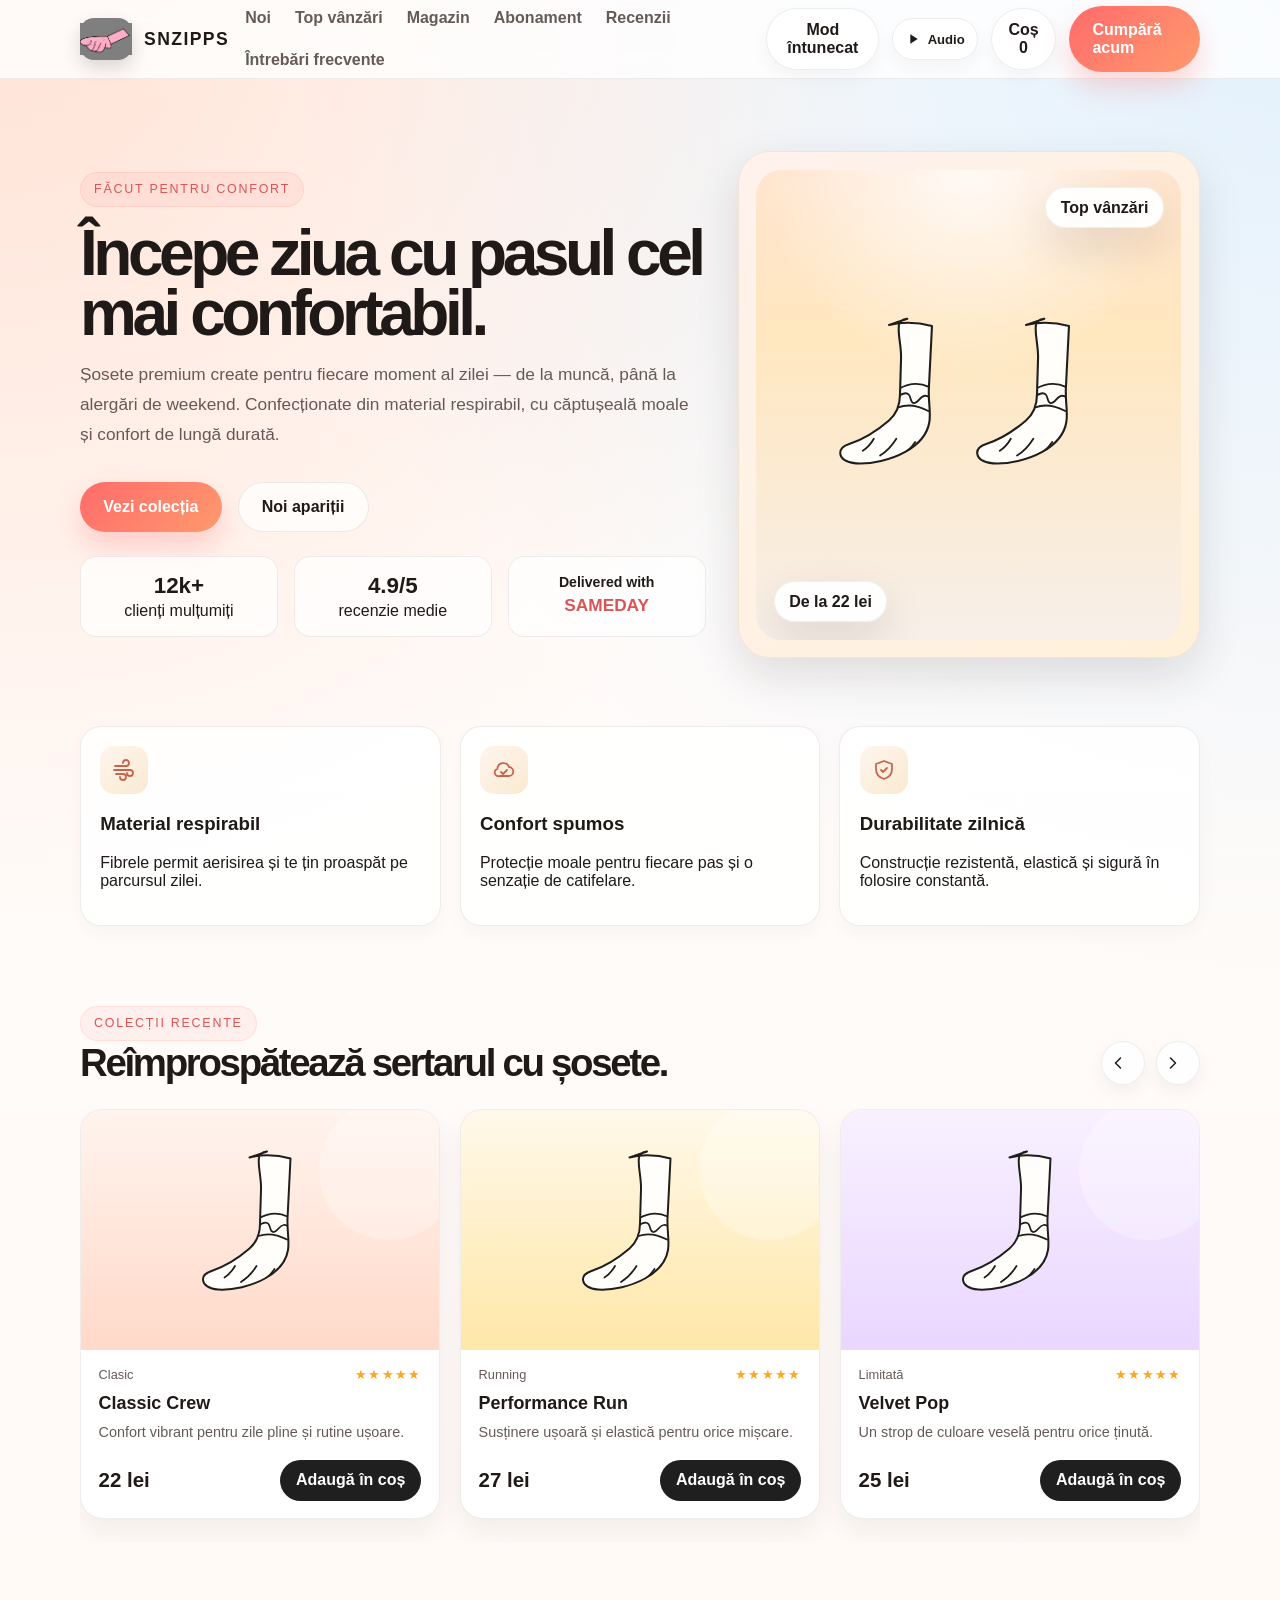
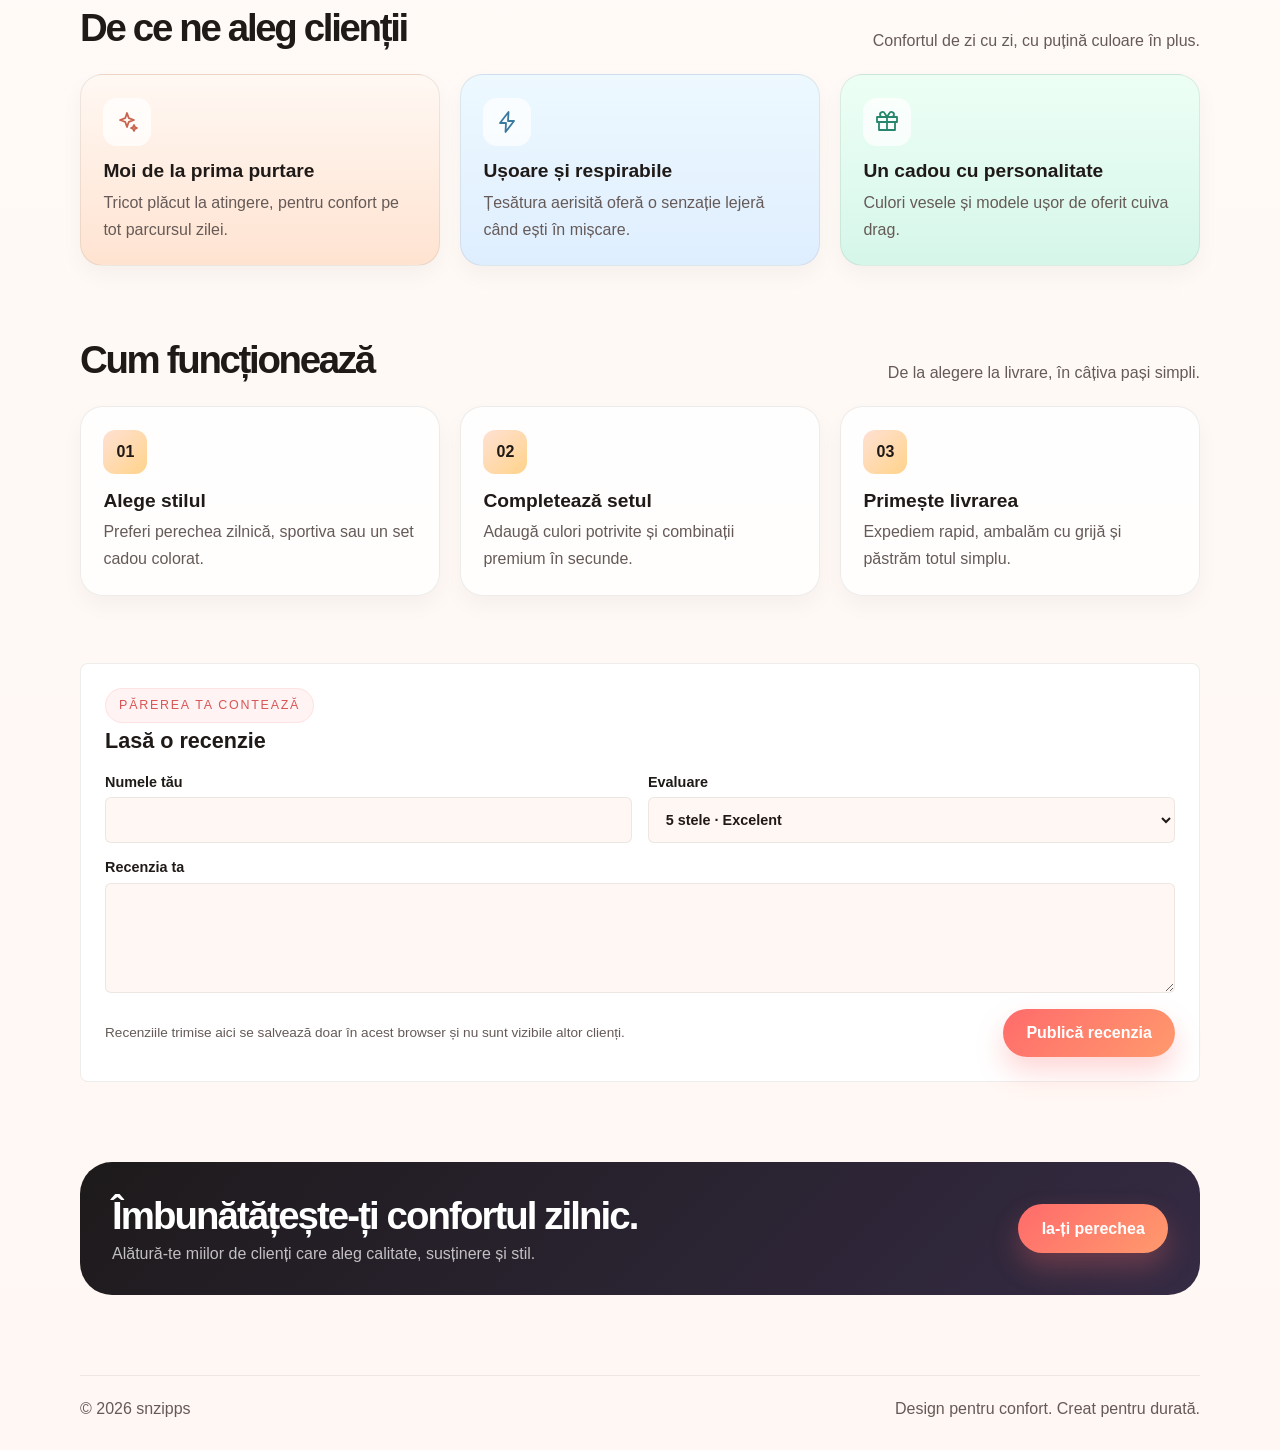
<file: index.html>
<!DOCTYPE html>
<html lang="en">
  <head>
    <meta charset="UTF-8" />
    <meta name="viewport" content="width=device-width, initial-scale=1.0" />
    <meta
      name="description"
      content="snzipps sells premium socks for everyday comfort, sports, and style."
    />
    <title>snzipps | Premium socks</title>
    <link rel="stylesheet" href="styles.css" />
  </head>
  <body>
    <header class="site-header">
      <div class="container navbar">
        <a href="#top" class="brand" aria-label="snzipps home">
          <span class="brand-mark"><img src="Screenshot 2026-10-12 182906.png" alt="" /></span>
          <span>snzipps</span>
        </a>

        <button class="menu-toggle" type="button" aria-label="Deschide meniu" aria-expanded="false">
          <span></span>
          <span></span>
          <span></span>
        </button>

        <nav class="nav-links" aria-label="Meniu principal">
          <a href="#new">Noi</a>
          <a href="#best">Top vânzări</a>
          <a href="socks.html">Magazin</a>
          <a href="subscriptions.html">Abonament</a>
          <a href="reviews.html">Recenzii</a>
          <a href="faq.html">Întrebări frecvente</a>
        </nav>

        <div class="nav-actions">
          <button class="theme-toggle" type="button" aria-label="Schimbă tema">Mod întunecat</button>
          <button class="audio-toggle" id="audio-toggle" type="button" aria-label="Redă muzica" title="Redă muzica" aria-pressed="false">
            <svg class="audio-play" viewBox="0 0 24 24" aria-hidden="true"><path d="M8 5v14l11-7L8 5Z" /></svg>
            <svg class="audio-pause" viewBox="0 0 24 24" aria-hidden="true"><path d="M7 5h3v14H7zM14 5h3v14h-3z" /></svg>
            <span>Audio</span>
          </button>
          <button class="cart-pill" id="cart-toggle" type="button" aria-label="Deschide coșul de cumpărături" aria-haspopup="dialog" aria-controls="cart-dialog">
            Coș <span id="cart-count" aria-live="polite">0</span>
          </button>
          <a href="socks.html" class="button">Cumpără acum</a>
        </div>
      </div>
    </header>

    <audio id="site-audio" preload="metadata" loop><source src="ESCALERAS-renewed.mp3" type="audio/mpeg" /></audio>

    <dialog class="cart-dialog" id="cart-dialog" aria-labelledby="cart-title">
      <div class="cart-panel">
        <div class="cart-header">
          <div>
            <span class="eyebrow small">Comanda ta</span>
            <h2 id="cart-title">Coșul tău</h2>
          </div>
          <button class="cart-close" type="button" aria-label="Închide coșul">
            <svg viewBox="0 0 24 24" aria-hidden="true"><path d="m6 6 12 12M18 6 6 18" /></svg>
          </button>
        </div>
        <div class="cart-items" id="cart-items"></div>
        <div class="cart-empty" id="cart-empty" hidden>
          <span class="cart-empty-mark" aria-hidden="true">S</span>
          <p>Coșul tău este gol.</p>
          <span>Alege o pereche care ți se potrivește.</span>
        </div>
        <div class="cart-footer">
          <div class="cart-subtotal"><span>Subtotal</span><strong id="cart-subtotal">0 lei</strong></div>
          <p>Transportul se calculează la finalizarea comenzii.</p>
          <a class="button cart-checkout" href="checkout.html">Finalizează comanda</a>
          <button class="button cart-continue" type="button">Continuă cumpărăturile</button>
        </div>
      </div>
    </dialog>

    <main id="top">
      <section class="hero">
        <div class="container hero-inner">
          <div>
            <span class="eyebrow">Făcut pentru confort</span>
            <h1>Începe ziua cu pasul cel mai confortabil.</h1>
            <p>
              Șosete premium create pentru fiecare moment al zilei — de la muncă,
              până la alergări de weekend. Confecționate din material respirabil,
              cu căptușeală moale și confort de lungă durată.
            </p>

            <div class="hero-actions">
              <a href="#shop" class="button">Vezi colecția</a>
              <a href="#new" class="button secondary">Noi apariții</a>
            </div>

            <div class="stats" aria-label="Statistici magazin">
              <div class="stat">
                <strong>12k+</strong>
                <span>clienți mulțumiți</span>
              </div>
              <div class="stat">
                <strong>4.9/5</strong>
                <span>recenzie medie</span>
              </div>
              <div class="stat">
                <strong class="delivery-stat">Delivered with <span>SAMEDAY</span></strong>
              </div>
            </div>
          </div>

          <a class="hero-card" href="#shop" aria-label="Vezi colecția recentă de șosete">
            <div class="sock-display">
              <span class="badge top">Top vânzări</span>
              <div class="sock-art">
                <div class="sock-pair">
                  <div class="sock"></div>
                  <div class="sock"></div>
                </div>
              </div>
              <div class="badge bottom">De la 22 lei</div>
            </div>
          </a>
        </div>
      </section>

      <section class="container spotlight" id="new" aria-label="Caracteristici produse">
        <article class="feature">
          <div class="icon" aria-hidden="true">
            <svg viewBox="0 0 24 24" fill="none"><path d="M3 8h11a3 3 0 1 0-3-3M2 12h16a3 3 0 1 1-3 3M4 16h7a3 3 0 1 1-3 3" /></svg>
          </div>
          <h3>Material respirabil</h3>
          <p>Fibrele permit aerisirea și te țin proaspăt pe parcursul zilei.</p>
        </article>
        <article class="feature">
          <div class="icon" aria-hidden="true">
            <svg viewBox="0 0 24 24" fill="none"><path d="M7.5 18h9a4.5 4.5 0 0 0 .5-9 6 6 0 0 0-11.6 1.8A3.7 3.7 0 0 0 7.5 18Z" /><path d="m9 14 2 2 4-4" /></svg>
          </div>
          <h3>Confort spumos</h3>
          <p>Protecție moale pentru fiecare pas și o senzație de catifelare.</p>
        </article>
        <article class="feature">
          <div class="icon" aria-hidden="true">
            <svg viewBox="0 0 24 24" fill="none"><path d="M12 3 20 6v5c0 5-3.4 8.5-8 10-4.6-1.5-8-5-8-10V6l8-3Z" /><path d="m9 12 2 2 4-4" /></svg>
          </div>
          <h3>Durabilitate zilnică</h3>
          <p>Construcție rezistentă, elastică și sigură în folosire constantă.</p>
        </article>
      </section>

      <section class="container slider-section" id="shop">
        <div class="section-header" id="best">
          <div>
            <span class="eyebrow small">Colecții recente</span>
            <h2>Reîmprospătează sertarul cu șosete.</h2>
          </div>
          <div class="slider-controls" aria-label="Comenzi slider">
            <button type="button" class="slider-button prev" aria-label="Produs anterior"><svg viewBox="0 0 24 24" fill="none" aria-hidden="true"><path d="m15 18-6-6 6-6" /></svg></button>
            <button type="button" class="slider-button next" aria-label="Produs următor"><svg viewBox="0 0 24 24" fill="none" aria-hidden="true"><path d="m9 18 6-6-6-6" /></svg></button>
          </div>
        </div>

        <div class="product-slider" aria-live="polite">
          <div class="slider-track">
            <article class="product-slide">
              <div class="product-card">
                <div class="product-image peach-bg">
                  <div class="sock-figure coral">
                    <span class="sock-band"></span>
                    <span class="sock-toe"></span>
                  </div>
                </div>
                <div class="product-meta">
                  <div class="product-tags">
                    <span>Clasic</span>
                    <span class="rating">★★★★★</span>
                  </div>
                  <h3 class="product-title">Classic Crew</h3>
                  <p class="product-copy">Confort vibrant pentru zile pline și rutine ușoare.</p>
                  <div class="product-bottom">
                    <span class="price">22 lei</span>
                    <button type="button" class="add-button">Adaugă în coș</button>
                  </div>
                </div>
              </div>
            </article>

            <article class="product-slide">
              <div class="product-card">
                <div class="product-image gold-bg">
                  <div class="sock-figure golden">
                    <span class="sock-band"></span>
                    <span class="sock-toe"></span>
                  </div>
                </div>
                <div class="product-meta">
                  <div class="product-tags">
                    <span>Running</span>
                    <span class="rating">★★★★★</span>
                  </div>
                  <h3 class="product-title">Performance Run</h3>
                  <p class="product-copy">Susținere ușoară și elastică pentru orice mișcare.</p>
                  <div class="product-bottom">
                    <span class="price">27 lei</span>
                    <button type="button" class="add-button">Adaugă în coș</button>
                  </div>
                </div>
              </div>
            </article>

            <article class="product-slide">
              <div class="product-card">
                <div class="product-image lilac-bg">
                  <div class="sock-figure purple">
                    <span class="sock-band"></span>
                    <span class="sock-toe"></span>
                  </div>
                </div>
                <div class="product-meta">
                  <div class="product-tags">
                    <span>Limitată</span>
                    <span class="rating">★★★★★</span>
                  </div>
                  <h3 class="product-title">Velvet Pop</h3>
                  <p class="product-copy">Un strop de culoare veselă pentru orice ținută.</p>
                  <div class="product-bottom">
                    <span class="price">25 lei</span>
                    <button type="button" class="add-button">Adaugă în coș</button>
                  </div>
                </div>
              </div>
            </article>

            <article class="product-slide">
              <div class="product-card">
                <div class="product-image mint-bg">
                  <div class="sock-figure mint">
                    <span class="sock-band"></span>
                    <span class="sock-toe"></span>
                  </div>
                </div>
                <div class="product-meta">
                  <div class="product-tags">
                    <span>Confort</span>
                    <span class="rating">★★★★★</span>
                  </div>
                  <h3 class="product-title">Night Knit</h3>
                  <p class="product-copy">Textură foarte moale pentru sosete de seară și odihnă.</p>
                  <div class="product-bottom">
                    <span class="price">30 lei</span>
                    <button type="button" class="add-button">Adaugă în coș</button>
                  </div>
                </div>
              </div>
            </article>
          </div>
        </div>
      </section>

      <section class="container info-section">
        <div class="section-header">
          <h2>De ce ne aleg clienții</h2>
          <p>Confortul de zi cu zi, cu puțină culoare în plus.</p>
        </div>

        <div class="story-grid">
          <article class="story-card warm">
            <span class="story-icon" aria-hidden="true"><svg viewBox="0 0 24 24" fill="none"><path d="m12 3 1.8 5.2L19 10l-5.2 1.8L12 17l-1.8-5.2L5 10l5.2-1.8L12 3Z" /><path d="m19 15 .9 2.1L22 18l-2.1.9L19 21l-.9-2.1L16 18l2.1-.9L19 15Z" /></svg></span>
            <h3>Moi de la prima purtare</h3>
            <p>Tricot plăcut la atingere, pentru confort pe tot parcursul zilei.</p>
          </article>
          <article class="story-card cool">
            <span class="story-icon" aria-hidden="true"><svg viewBox="0 0 24 24" fill="none"><path d="M13.5 2 5 13h6l-.5 9L19 11h-6l.5-9Z" /></svg></span>
            <h3>Ușoare și respirabile</h3>
            <p>Țesătura aerisită oferă o senzație lejeră când ești în mișcare.</p>
          </article>
          <article class="story-card mint">
            <span class="story-icon" aria-hidden="true"><svg viewBox="0 0 24 24" fill="none"><path d="M20 12v8H4v-8M2 7h20v5H2zM12 7v13" /><path d="M12 7H7.5a2.5 2.5 0 1 1 2.3-3.5L12 7Zm0 0h4.5a2.5 2.5 0 1 0-2.3-3.5L12 7Z" /></svg></span>
            <h3>Un cadou cu personalitate</h3>
            <p>Culori vesele și modele ușor de oferit cuiva drag.</p>
          </article>
        </div>
      </section>

      <section class="container process-section">
        <div class="section-header">
          <h2>Cum funcționează</h2>
          <p>De la alegere la livrare, în câțiva pași simpli.</p>
        </div>

        <div class="process-grid">
          <div class="process-step">
            <span>01</span>
            <h3>Alege stilul</h3>
            <p>Preferi perechea zilnică, sportiva sau un set cadou colorat.</p>
          </div>
          <div class="process-step">
            <span>02</span>
            <h3>Completează setul</h3>
            <p>Adaugă culori potrivite și combinații premium în secunde.</p>
          </div>
          <div class="process-step">
            <span>03</span>
            <h3>Primește livrarea</h3>
            <p>Expediem rapid, ambalăm cu grijă și păstrăm totul simplu.</p>
          </div>
        </div>
      </section>

      <section class="container testimonials-section" id="reviews">
        <form class="review-form" id="review-form">
          <div class="review-form-heading">
            <span class="eyebrow small">Părerea ta contează</span>
            <h3>Lasă o recenzie</h3>
          </div>
          <div class="review-fields">
            <label class="review-field" for="review-name">
              Numele tău
              <input id="review-name" name="name" type="text" maxlength="60" autocomplete="name" required />
            </label>
            <label class="review-field" for="review-rating">
              Evaluare
              <select id="review-rating" name="rating" required>
                <option value="5">5 stele · Excelent</option>
                <option value="4">4 stele · Foarte bine</option>
                <option value="3">3 stele · Bine</option>
                <option value="2">2 stele · Acceptabil</option>
                <option value="1">1 stea · Slab</option>
              </select>
            </label>
            <label class="review-field review-field-full" for="review-comment">
              Recenzia ta
              <textarea id="review-comment" name="comment" rows="4" maxlength="600" required></textarea>
            </label>
          </div>
          <div class="review-form-footer">
            <p class="review-note">Recenziile trimise aici se salvează doar în acest browser și nu sunt vizibile altor clienți.</p>
            <button class="button" type="submit">Publică recenzia</button>
          </div>
          <p class="review-status" id="review-status" role="status" hidden></p>
        </form>
      </section>

      <section class="container">
        <div class="banner">
          <div>
            <h3>Îmbunătățește-ți confortul zilnic.</h3>
            <p>Alătură-te miilor de clienți care aleg calitate, susținere și stil.</p>
          </div>
          <a href="#shop" class="button">Ia-ți perechea</a>
        </div>
      </section>
    </main>

    <footer class="site-footer">
      <div class="container footer-inner">
        <span>© <span id="year"></span> snzipps</span>
        <span>Design pentru confort. Creat pentru durată.</span>
      </div>
    </footer>

    <script src="script.js"></script>
  </body>
</html>
</file>
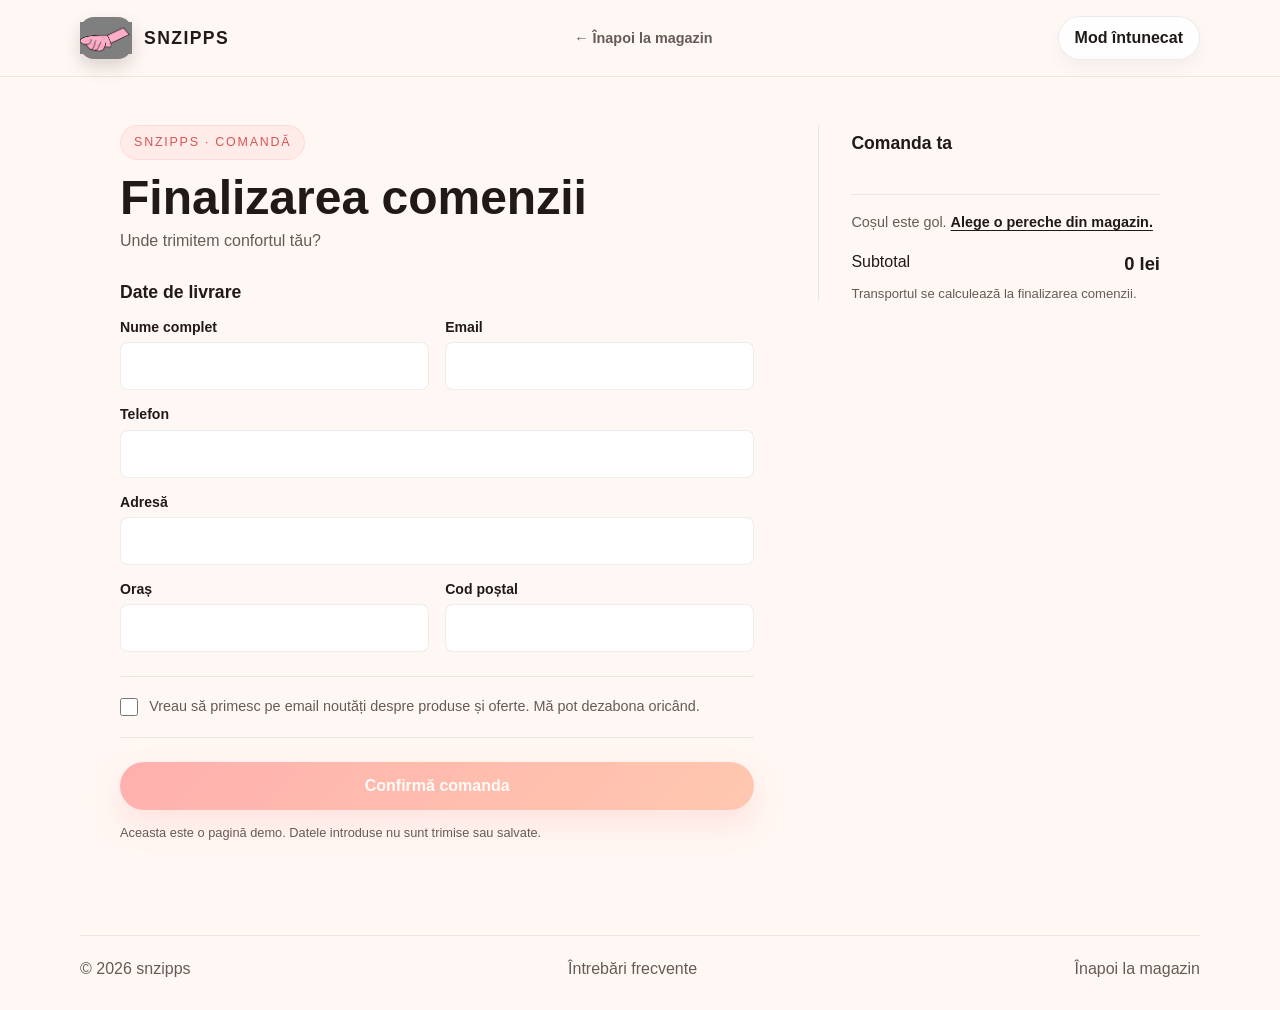
<file: checkout.html>
<!DOCTYPE html>
<html lang="ro">
  <head>
    <meta charset="UTF-8" />
    <meta name="viewport" content="width=device-width, initial-scale=1.0" />
    <meta name="description" content="Finalizează comanda ta snzipps." />
    <title>Finalizarea comenzii | snzipps</title>
    <link rel="stylesheet" href="styles.css" />
  </head>
  <body class="checkout-body">
    <header class="checkout-header">
      <div class="container checkout-header-inner">
        <a href="index.html#top" class="brand" aria-label="snzipps, pagina principală">
          <span class="brand-mark"><img src="Screenshot 2026-10-12 182906.png" alt="" /></span>
          <span>snzipps</span>
        </a>
        <a class="checkout-back" href="socks.html">← Înapoi la magazin</a>
        <button class="theme-toggle" type="button" aria-label="Schimbă tema">Mod întunecat</button>
      </div>
    </header>

    <main class="checkout-layout">
      <section class="checkout-main" aria-labelledby="checkout-title">
        <span class="eyebrow small">snzipps · comandă</span>
        <h1 id="checkout-title">Finalizarea comenzii</h1>
        <p class="checkout-intro">Unde trimitem confortul tău?</p>

        <form id="checkout-form">
          <h2 class="checkout-section-title">Date de livrare</h2>
          <div class="checkout-fields">
            <label class="checkout-field" for="checkout-name">
              Nume complet
              <input id="checkout-name" name="name" type="text" autocomplete="name" required />
            </label>
            <label class="checkout-field" for="checkout-email">
              Email
              <input id="checkout-email" name="email" type="email" autocomplete="email" required />
            </label>
            <label class="checkout-field full" for="checkout-phone">
              Telefon
              <input id="checkout-phone" name="phone" type="tel" autocomplete="tel" required />
            </label>
            <label class="checkout-field full" for="checkout-address">
              Adresă
              <input id="checkout-address" name="address" type="text" autocomplete="street-address" required />
            </label>
            <label class="checkout-field" for="checkout-city">
              Oraș
              <input id="checkout-city" name="city" type="text" autocomplete="address-level2" required />
            </label>
            <label class="checkout-field" for="checkout-postal">
              Cod poștal
              <input id="checkout-postal" name="postal-code" type="text" autocomplete="postal-code" required />
            </label>
          </div>

          <label class="newsletter-optin" for="checkout-news">
            <input id="checkout-news" name="store-news" type="checkbox" />
            <span>Vreau să primesc pe email noutăți despre produse și oferte. Mă pot dezabona oricând.</span>
          </label>

          <button class="button checkout-submit" id="checkout-submit" type="submit">Confirmă comanda</button>
          <p class="checkout-note">Aceasta este o pagină demo. Datele introduse nu sunt trimise sau salvate.</p>
          <p class="checkout-status" id="checkout-status" role="status" hidden></p>
        </form>
      </section>

      <aside class="order-summary" aria-labelledby="order-summary-title">
        <h2 id="order-summary-title">Comanda ta</h2>
        <ul class="checkout-items" id="checkout-items" aria-live="polite"></ul>
        <p class="checkout-empty" id="checkout-empty" hidden>Coșul este gol. <a href="socks.html">Alege o pereche din magazin.</a></p>
        <div class="checkout-total"><span>Subtotal</span><strong id="checkout-total">0 lei</strong></div>
        <p class="checkout-shipping">Transportul se calculează la finalizarea comenzii.</p>
      </aside>
    </main>

    <footer class="site-footer">
      <div class="container footer-inner">
        <a href="index.html#top">© <span id="year"></span> snzipps</a>
        <a href="faq.html">Întrebări frecvente</a>
        <a href="socks.html">Înapoi la magazin</a>
      </div>
    </footer>

    <script src="script.js"></script>
  </body>
</html>
</file>
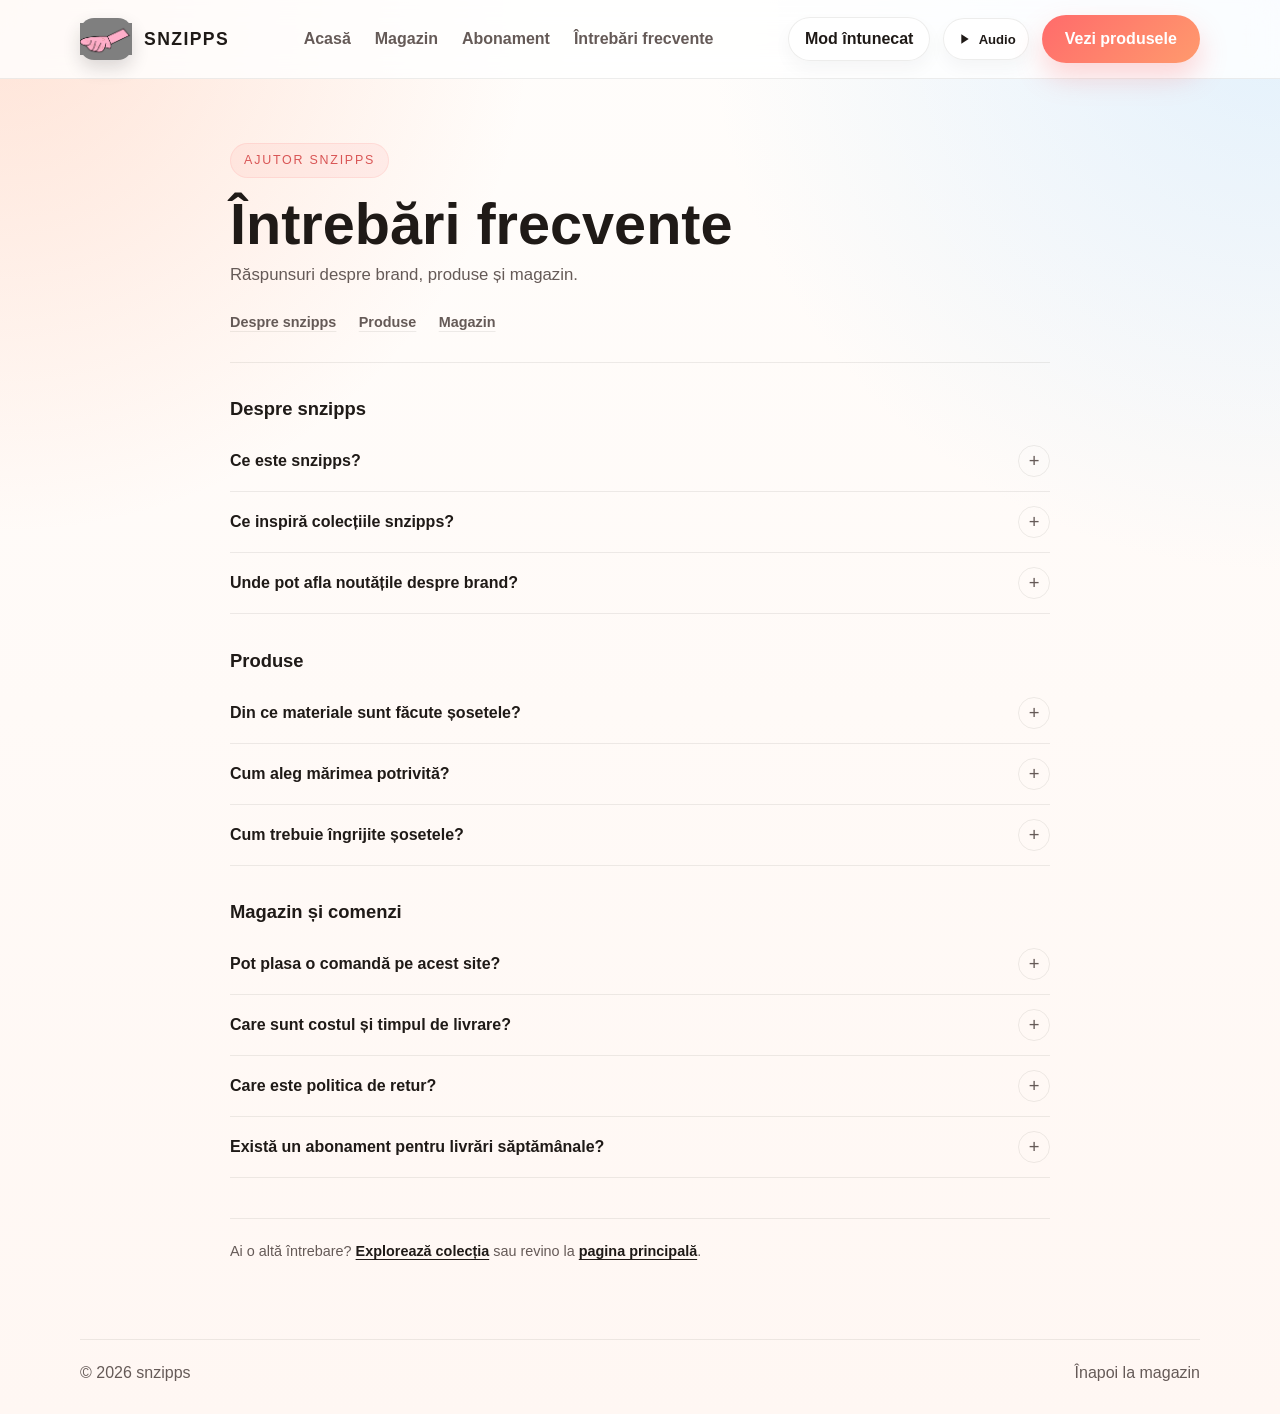
<file: faq.html>
<!DOCTYPE html>
<html lang="ro">
  <head>
    <meta charset="UTF-8" />
    <meta name="viewport" content="width=device-width, initial-scale=1.0" />
    <meta name="description" content="Răspunsuri despre snzipps, colecția de șosete și magazin." />
    <title>Întrebări frecvente | snzipps</title>
    <link rel="stylesheet" href="styles.css" />
  </head>
  <body>
    <header class="site-header">
      <div class="container navbar">
        <a href="index.html#top" class="brand" aria-label="snzipps, pagina principală">
          <span class="brand-mark"><img src="Screenshot 2026-10-12 182906.png" alt="" /></span>
          <span>snzipps</span>
        </a>

        <button class="menu-toggle" type="button" aria-label="Deschide meniul" aria-expanded="false">
          <span></span>
          <span></span>
          <span></span>
        </button>

        <nav class="nav-links" aria-label="Meniu principal">
          <a href="index.html#top">Acasă</a>
          <a href="socks.html#shop">Magazin</a>
          <a href="subscriptions.html">Abonament</a>
          <a href="faq.html" aria-current="page">Întrebări frecvente</a>
        </nav>

        <div class="nav-actions">
          <button class="theme-toggle" type="button" aria-label="Schimbă tema">Mod întunecat</button>
          <button class="audio-toggle" id="audio-toggle" type="button" aria-label="Redă muzica" title="Redă muzica" aria-pressed="false">
            <svg class="audio-play" viewBox="0 0 24 24" aria-hidden="true"><path d="M8 5v14l11-7L8 5Z" /></svg>
            <svg class="audio-pause" viewBox="0 0 24 24" aria-hidden="true"><path d="M7 5h3v14H7zM14 5h3v14h-3z" /></svg>
            <span>Audio</span>
          </button>
          <a href="socks.html" class="button">Vezi produsele</a>
        </div>
      </div>
    </header>

    <audio id="site-audio" preload="metadata" loop><source src="ESCALERAS-renewed.mp3" type="audio/mpeg" /></audio>

    <main class="faq-layout" id="top">
      <section class="faq-intro" aria-labelledby="faq-title">
        <span class="eyebrow small">Ajutor snzipps</span>
        <h1 id="faq-title">Întrebări frecvente</h1>
        <p>Răspunsuri despre brand, produse și magazin.</p>
        <nav class="faq-topics" aria-label="Categorii de întrebări">
          <a href="#despre">Despre snzipps</a>
          <a href="#produse">Produse</a>
          <a href="#magazin">Magazin</a>
        </nav>
      </section>

      <section class="faq-group" id="despre" aria-labelledby="faq-about-title">
        <h2 id="faq-about-title">Despre snzipps</h2>
        <details class="faq-item" name="snzipps-faq">
          <summary>Ce este snzipps?</summary>
          <p>snzipps este un brand dedicat șosetelor de zi cu zi, cu accent pe confort, culori și modele ușor de purtat.</p>
        </details>
        <details class="faq-item" name="snzipps-faq">
          <summary>Ce inspiră colecțiile snzipps?</summary>
          <p>Ideea este simplă: obiectele pe care le porți zilnic pot fi confortabile și pot avea, în același timp, un strop de personalitate.</p>
        </details>
        <details class="faq-item" name="snzipps-faq">
          <summary>Unde pot afla noutățile despre brand?</summary>
          <p>Poți bifa opțiunea pentru noutăți prin email în formularul de checkout. Abonarea este opțională.</p>
        </details>
      </section>

      <section class="faq-group" id="produse" aria-labelledby="faq-products-title">
        <h2 id="faq-products-title">Produse</h2>
        <details class="faq-item" name="snzipps-faq">
          <summary>Din ce materiale sunt făcute șosetele?</summary>
          <p>Compoziția exactă depinde de model și va fi afișată în detaliile fiecărui produs înainte ca magazinul să accepte comenzi reale.</p>
        </details>
        <details class="faq-item" name="snzipps-faq">
          <summary>Cum aleg mărimea potrivită?</summary>
          <p>Consultă ghidul de mărimi asociat produsului. Ghidul și disponibilitatea mărimilor vor fi publicate odată cu informațiile complete ale colecției.</p>
        </details>
        <details class="faq-item" name="snzipps-faq">
          <summary>Cum trebuie îngrijite șosetele?</summary>
          <p>Urmează instrucțiunile de pe eticheta modelului ales. Recomandările pot diferi în funcție de material.</p>
        </details>
      </section>

      <section class="faq-group" id="magazin" aria-labelledby="faq-store-title">
        <h2 id="faq-store-title">Magazin și comenzi</h2>
        <details class="faq-item" name="snzipps-faq">
          <summary>Pot plasa o comandă pe acest site?</summary>
          <p>Site-ul este momentan o demonstrație. Formularul de checkout nu trimite comenzi și nu salvează datele introduse.</p>
        </details>
        <details class="faq-item" name="snzipps-faq">
          <summary>Care sunt costul și timpul de livrare?</summary>
          <p>Detaliile de livrare nu sunt încă configurate. Costul și termenul vor fi afișate clar înainte de lansarea comenzilor.</p>
        </details>
        <details class="faq-item" name="snzipps-faq">
          <summary>Care este politica de retur?</summary>
          <p>Condițiile de retur vor fi publicate înainte ca magazinul să accepte comenzi reale. Nu vrem să promitem termeni care nu sunt încă stabiliți.</p>
        </details>
        <details class="faq-item" name="snzipps-faq">
          <summary>Există un abonament pentru livrări săptămânale?</summary>
          <p>Da. Poți alege un plan lunar de €8 sau anual de €80 pentru o pereche livrată în fiecare săptămână. Pagina de abonament este momentan o demonstrație și nu procesează plăți.</p>
        </details>
      </section>

      <p class="faq-contact">Ai o altă întrebare? <a href="socks.html">Explorează colecția</a> sau revino la <a href="index.html">pagina principală</a>.</p>
    </main>

    <footer class="site-footer">
      <div class="container footer-inner">
        <a href="index.html#top">© <span id="year"></span> snzipps</a>
        <a href="socks.html">Înapoi la magazin</a>
      </div>
    </footer>

    <script src="script.js"></script>
  </body>
</html>
</file>
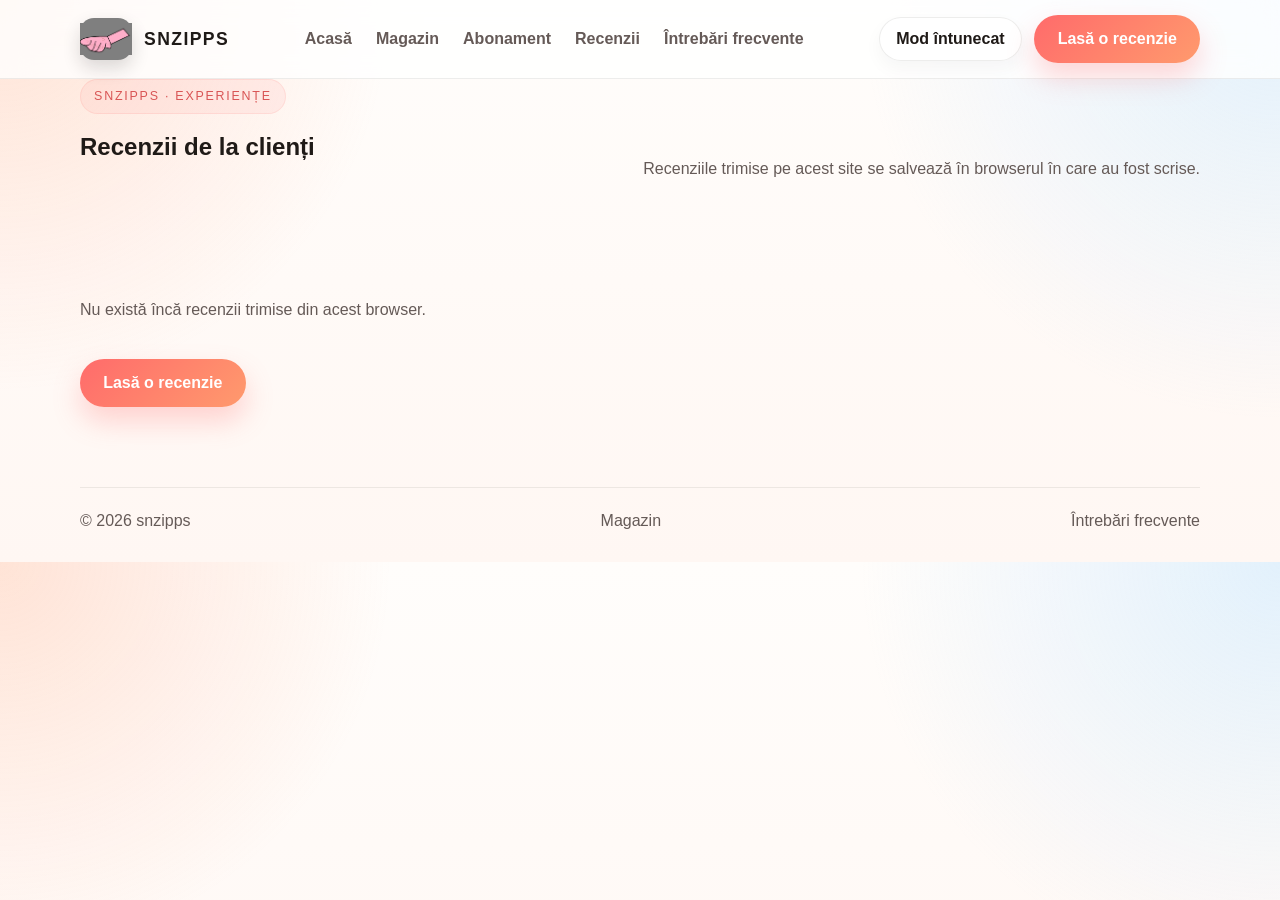
<file: reviews.html>
<!DOCTYPE html>
<html lang="ro">
  <head>
    <meta charset="UTF-8" />
    <meta name="viewport" content="width=device-width, initial-scale=1.0" />
    <meta name="description" content="Recenzii snzipps lăsate de clienți." />
    <title>Recenzii | snzipps</title>
    <link rel="stylesheet" href="styles.css" />
  </head>
  <body>
    <header class="site-header">
      <div class="container navbar">
        <a href="index.html#top" class="brand" aria-label="snzipps, pagina principală">
          <span class="brand-mark"><img src="Screenshot 2026-10-12 182906.png" alt="" /></span>
          <span>snzipps</span>
        </a>

        <button class="menu-toggle" type="button" aria-label="Deschide meniul" aria-expanded="false">
          <span></span>
          <span></span>
          <span></span>
        </button>

        <nav class="nav-links" aria-label="Meniu principal">
          <a href="index.html#top">Acasă</a>
          <a href="socks.html">Magazin</a>
          <a href="subscriptions.html">Abonament</a>
          <a href="reviews.html" aria-current="page">Recenzii</a>
          <a href="faq.html">Întrebări frecvente</a>
        </nav>

        <div class="nav-actions">
          <button class="theme-toggle" type="button" aria-label="Schimbă tema">Mod întunecat</button>
          <a href="index.html#reviews" class="button">Lasă o recenzie</a>
        </div>
      </div>
    </header>

    <main id="top">
      <section class="container testimonials-section" aria-labelledby="reviews-title">
        <div class="section-header">
          <div>
            <span class="eyebrow small">snzipps · experiențe</span>
            <h1 id="reviews-title">Recenzii de la clienți</h1>
          </div>
          <p class="review-page-note">Recenziile trimise pe acest site se salvează în browserul în care au fost scrise.</p>
        </div>

        <div class="testimonial-grid" id="review-list" aria-live="polite"></div>
        <p class="review-empty" id="review-empty" role="status" hidden>Nu există încă recenzii trimise din acest browser.</p>
        <a href="index.html#reviews" class="button review-page-action">Lasă o recenzie</a>
      </section>
    </main>

    <footer class="site-footer">
      <div class="container footer-inner">
        <a href="index.html#top">© <span id="year"></span> snzipps</a>
        <a href="socks.html">Magazin</a>
        <a href="faq.html">Întrebări frecvente</a>
      </div>
    </footer>

    <script src="script.js"></script>
  </body>
</html>
</file>
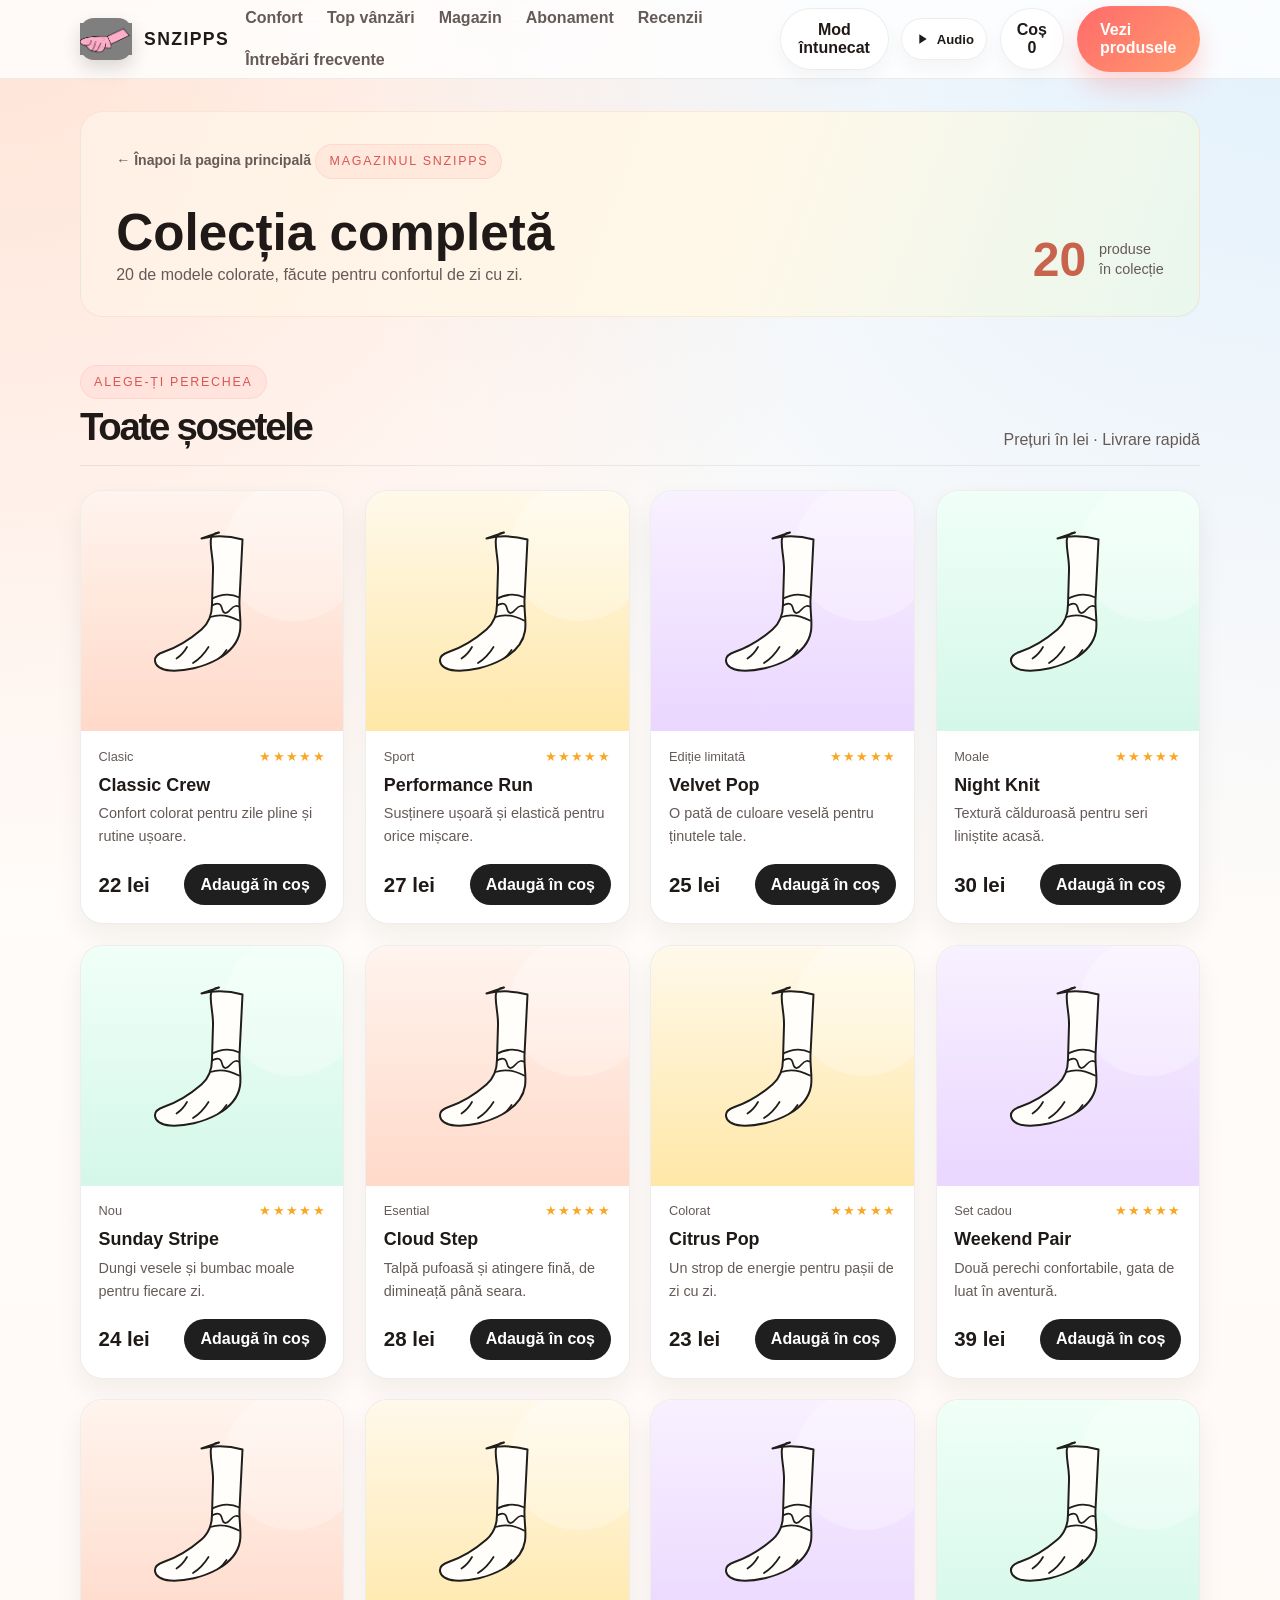
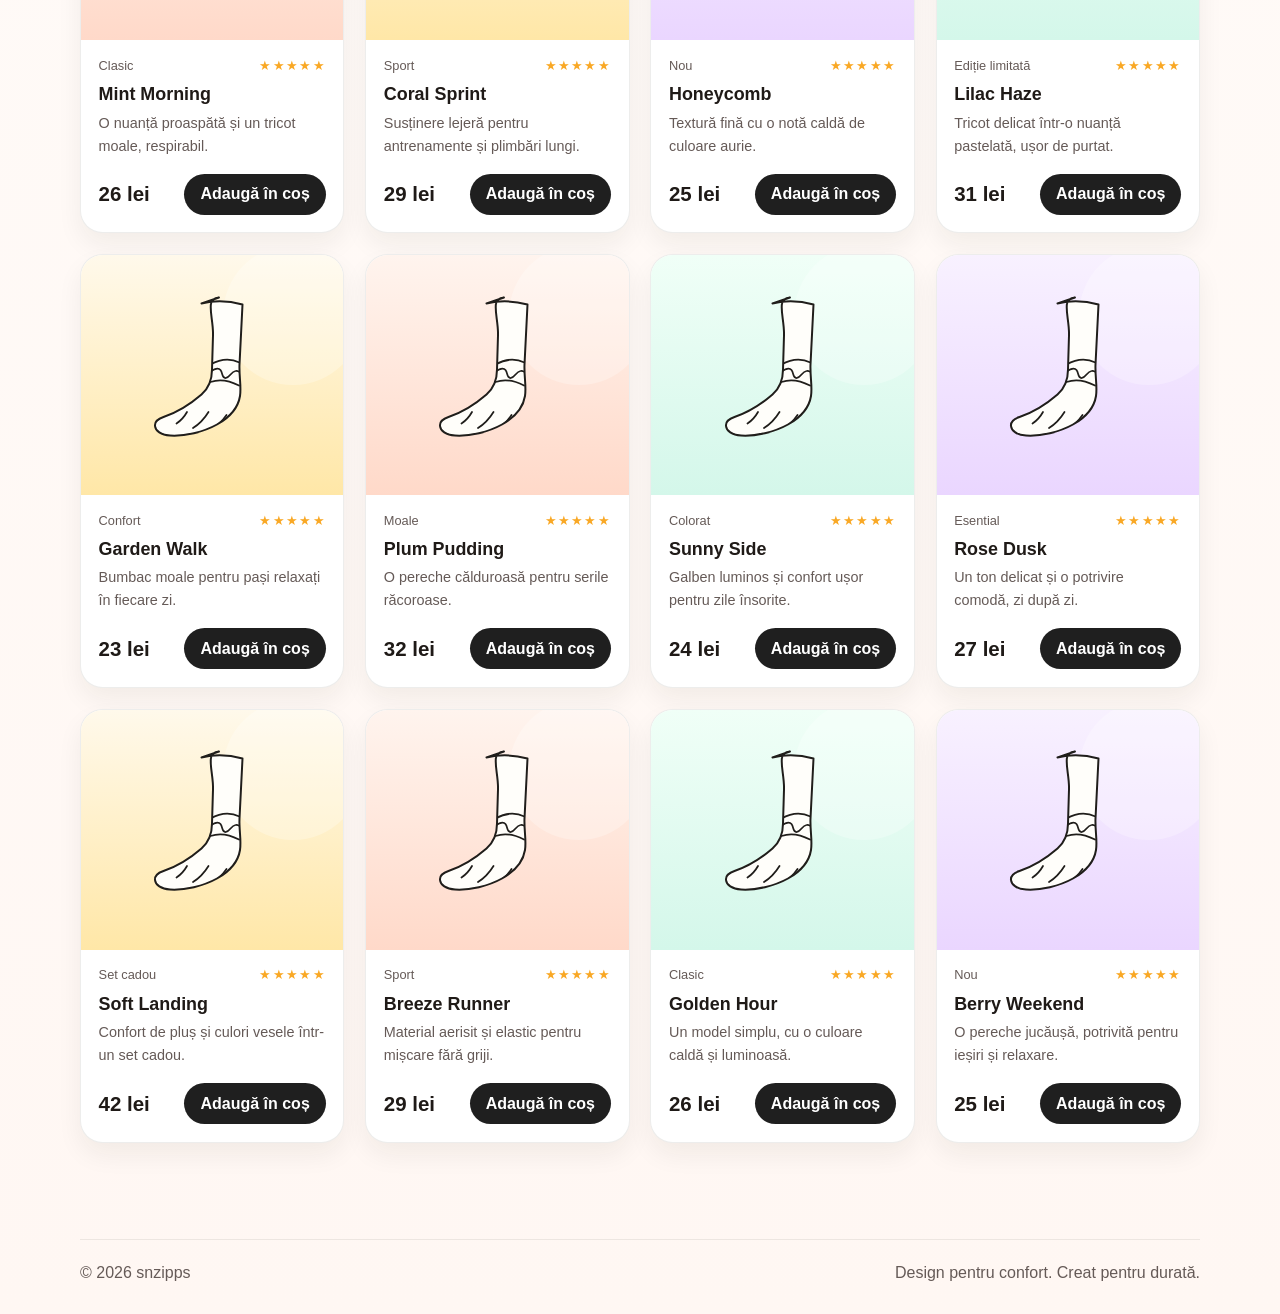
<file: socks.html>
<!DOCTYPE html>
<html lang="ro">
  <head>
    <meta charset="UTF-8" />
    <meta name="viewport" content="width=device-width, initial-scale=1.0" />
    <meta
      name="description"
      content="Explorează colecția snzipps de șosete confortabile, colorate și rezistente."
    />
    <title>Magazin | snzipps</title>
    <link rel="stylesheet" href="styles.css" />
  </head>
  <body>
    <header class="site-header">
      <div class="container navbar">
        <a href="index.html#top" class="brand" aria-label="snzipps, pagina principală">
          <span class="brand-mark"><img src="Screenshot 2026-10-12 182906.png" alt="" /></span>
          <span>snzipps</span>
        </a>

        <button class="menu-toggle" type="button" aria-label="Deschide meniul" aria-expanded="false">
          <span></span>
          <span></span>
          <span></span>
        </button>

        <nav class="nav-links" aria-label="Meniu principal">
          <a href="index.html#new">Confort</a>
          <a href="index.html#best">Top vânzări</a>
          <a href="#shop" aria-current="page">Magazin</a>
          <a href="subscriptions.html">Abonament</a>
          <a href="reviews.html">Recenzii</a>
          <a href="faq.html">Întrebări frecvente</a>
        </nav>

        <div class="nav-actions">
          <button class="theme-toggle" type="button" aria-label="Schimbă tema">Mod întunecat</button>
          <button class="audio-toggle" id="audio-toggle" type="button" aria-label="Redă muzica" title="Redă muzica" aria-pressed="false">
            <svg class="audio-play" viewBox="0 0 24 24" aria-hidden="true"><path d="M8 5v14l11-7L8 5Z" /></svg>
            <svg class="audio-pause" viewBox="0 0 24 24" aria-hidden="true"><path d="M7 5h3v14H7zM14 5h3v14h-3z" /></svg>
            <span>Audio</span>
          </button>
          <button class="cart-pill" id="cart-toggle" type="button" aria-label="Deschide coșul de cumpărături" aria-haspopup="dialog" aria-controls="cart-dialog">
            Coș <span id="cart-count" aria-live="polite">0</span>
          </button>
          <a href="#shop" class="button">Vezi produsele</a>
        </div>
      </div>
    </header>

    <audio id="site-audio" preload="metadata" loop><source src="ESCALERAS-renewed.mp3" type="audio/mpeg" /></audio>

    <dialog class="cart-dialog" id="cart-dialog" aria-labelledby="cart-title">
      <div class="cart-panel">
        <div class="cart-header">
          <div>
            <span class="eyebrow small">Comanda ta</span>
            <h2 id="cart-title">Coșul tău</h2>
          </div>
          <button class="cart-close" type="button" aria-label="Închide coșul">
            <svg viewBox="0 0 24 24" aria-hidden="true"><path d="m6 6 12 12M18 6 6 18" /></svg>
          </button>
        </div>
        <div class="cart-items" id="cart-items"></div>
        <div class="cart-empty" id="cart-empty" hidden>
          <span class="cart-empty-mark" aria-hidden="true">S</span>
          <p>Coșul tău este gol.</p>
          <span>Alege o pereche care ți se potrivește.</span>
        </div>
        <div class="cart-footer">
          <div class="cart-subtotal"><span>Subtotal</span><strong id="cart-subtotal">0 lei</strong></div>
          <p>Transportul se calculează la finalizarea comenzii.</p>
          <a class="button cart-checkout" href="checkout.html">Finalizează comanda</a>
          <button class="button cart-continue" type="button">Continuă cumpărăturile</button>
        </div>
      </div>
    </dialog>

    <main id="top" class="catalog-main">
      <section class="container catalog-heading" aria-labelledby="catalog-title">
        <div>
          <a class="catalog-back" href="index.html">← Înapoi la pagina principală</a>
          <span class="eyebrow">Magazinul snzipps</span>
          <h1 id="catalog-title">Colecția completă</h1>
          <p>20 de modele colorate, făcute pentru confortul de zi cu zi.</p>
        </div>
        <div class="catalog-count" aria-label="20 de produse în colecție"><strong>20</strong><span>produse<br />în colecție</span></div>
      </section>

      <section class="container catalog-products" id="shop">
        <div class="section-header">
          <div>
            <span class="eyebrow small">Alege-ți perechea</span>
            <h2 id="catalog-list-title">Toate șosetele</h2>
          </div>
          <p>Prețuri în lei · Livrare rapidă</p>
        </div>

        <div class="products-grid" id="catalog-grid" aria-labelledby="catalog-list-title">
          <article class="product-card">
            <div class="product-image peach-bg">
              <div class="sock-figure coral"><span class="sock-band"></span><span class="sock-toe"></span></div>
            </div>
            <div class="product-meta">
              <div class="product-tags">
                <span>Clasic</span>
                <span class="rating">★★★★★</span>
              </div>
              <h3 class="product-title">Classic Crew</h3>
              <p class="product-copy">Confort colorat pentru zile pline și rutine ușoare.</p>
              <div class="product-bottom">
                <span class="price">22 lei</span>
                <button type="button" class="add-button">Adaugă în coș</button>
              </div>
            </div>
          </article>

          <article class="product-card">
            <div class="product-image gold-bg">
              <div class="sock-figure golden"><span class="sock-band"></span><span class="sock-toe"></span></div>
            </div>
            <div class="product-meta">
              <div class="product-tags">
                <span>Sport</span>
                <span class="rating">★★★★★</span>
              </div>
              <h3 class="product-title">Performance Run</h3>
              <p class="product-copy">Susținere ușoară și elastică pentru orice mișcare.</p>
              <div class="product-bottom">
                <span class="price">27 lei</span>
                <button type="button" class="add-button">Adaugă în coș</button>
              </div>
            </div>
          </article>

          <article class="product-card">
            <div class="product-image lilac-bg">
              <div class="sock-figure purple"><span class="sock-band"></span><span class="sock-toe"></span></div>
            </div>
            <div class="product-meta">
              <div class="product-tags">
                <span>Ediție limitată</span>
                <span class="rating">★★★★★</span>
              </div>
              <h3 class="product-title">Velvet Pop</h3>
              <p class="product-copy">O pată de culoare veselă pentru ținutele tale.</p>
              <div class="product-bottom">
                <span class="price">25 lei</span>
                <button type="button" class="add-button">Adaugă în coș</button>
              </div>
            </div>
          </article>

          <article class="product-card">
            <div class="product-image mint-bg">
              <div class="sock-figure mint"><span class="sock-band"></span><span class="sock-toe"></span></div>
            </div>
            <div class="product-meta">
              <div class="product-tags">
                <span>Moale</span>
                <span class="rating">★★★★★</span>
              </div>
              <h3 class="product-title">Night Knit</h3>
              <p class="product-copy">Textură călduroasă pentru seri liniștite acasă.</p>
              <div class="product-bottom">
                <span class="price">30 lei</span>
                <button type="button" class="add-button">Adaugă în coș</button>
              </div>
            </div>
          </article>

          <article class="product-card">
            <div class="product-image mint-bg"><div class="sock-figure coral"><span class="sock-band"></span><span class="sock-toe"></span></div></div>
            <div class="product-meta">
              <div class="product-tags"><span>Nou</span><span class="rating">★★★★★</span></div>
              <h3 class="product-title">Sunday Stripe</h3>
              <p class="product-copy">Dungi vesele și bumbac moale pentru fiecare zi.</p>
              <div class="product-bottom"><span class="price">24 lei</span><button type="button" class="add-button">Adaugă în coș</button></div>
            </div>
          </article>

          <article class="product-card">
            <div class="product-image peach-bg"><div class="sock-figure golden"><span class="sock-band"></span><span class="sock-toe"></span></div></div>
            <div class="product-meta">
              <div class="product-tags"><span>Esential</span><span class="rating">★★★★★</span></div>
              <h3 class="product-title">Cloud Step</h3>
              <p class="product-copy">Talpă pufoasă și atingere fină, de dimineață până seara.</p>
              <div class="product-bottom"><span class="price">28 lei</span><button type="button" class="add-button">Adaugă în coș</button></div>
            </div>
          </article>

          <article class="product-card">
            <div class="product-image gold-bg"><div class="sock-figure mint"><span class="sock-band"></span><span class="sock-toe"></span></div></div>
            <div class="product-meta">
              <div class="product-tags"><span>Colorat</span><span class="rating">★★★★★</span></div>
              <h3 class="product-title">Citrus Pop</h3>
              <p class="product-copy">Un strop de energie pentru pașii de zi cu zi.</p>
              <div class="product-bottom"><span class="price">23 lei</span><button type="button" class="add-button">Adaugă în coș</button></div>
            </div>
          </article>

          <article class="product-card">
            <div class="product-image lilac-bg"><div class="sock-figure purple"><span class="sock-band"></span><span class="sock-toe"></span></div></div>
            <div class="product-meta">
              <div class="product-tags"><span>Set cadou</span><span class="rating">★★★★★</span></div>
              <h3 class="product-title">Weekend Pair</h3>
              <p class="product-copy">Două perechi confortabile, gata de luat în aventură.</p>
              <div class="product-bottom"><span class="price">39 lei</span><button type="button" class="add-button">Adaugă în coș</button></div>
            </div>
          </article>

          <article class="product-card">
            <div class="product-image peach-bg"><div class="sock-figure mint"><span class="sock-band"></span><span class="sock-toe"></span></div></div>
            <div class="product-meta"><div class="product-tags"><span>Clasic</span><span class="rating">★★★★★</span></div><h3 class="product-title">Mint Morning</h3><p class="product-copy">O nuanță proaspătă și un tricot moale, respirabil.</p><div class="product-bottom"><span class="price">26 lei</span><button type="button" class="add-button">Adaugă în coș</button></div></div>
          </article>

          <article class="product-card">
            <div class="product-image gold-bg"><div class="sock-figure coral"><span class="sock-band"></span><span class="sock-toe"></span></div></div>
            <div class="product-meta"><div class="product-tags"><span>Sport</span><span class="rating">★★★★★</span></div><h3 class="product-title">Coral Sprint</h3><p class="product-copy">Susținere lejeră pentru antrenamente și plimbări lungi.</p><div class="product-bottom"><span class="price">29 lei</span><button type="button" class="add-button">Adaugă în coș</button></div></div>
          </article>

          <article class="product-card">
            <div class="product-image lilac-bg"><div class="sock-figure golden"><span class="sock-band"></span><span class="sock-toe"></span></div></div>
            <div class="product-meta"><div class="product-tags"><span>Nou</span><span class="rating">★★★★★</span></div><h3 class="product-title">Honeycomb</h3><p class="product-copy">Textură fină cu o notă caldă de culoare aurie.</p><div class="product-bottom"><span class="price">25 lei</span><button type="button" class="add-button">Adaugă în coș</button></div></div>
          </article>

          <article class="product-card">
            <div class="product-image mint-bg"><div class="sock-figure purple"><span class="sock-band"></span><span class="sock-toe"></span></div></div>
            <div class="product-meta"><div class="product-tags"><span>Ediție limitată</span><span class="rating">★★★★★</span></div><h3 class="product-title">Lilac Haze</h3><p class="product-copy">Tricot delicat într-o nuanță pastelată, ușor de purtat.</p><div class="product-bottom"><span class="price">31 lei</span><button type="button" class="add-button">Adaugă în coș</button></div></div>
          </article>

          <article class="product-card">
            <div class="product-image gold-bg"><div class="sock-figure mint"><span class="sock-band"></span><span class="sock-toe"></span></div></div>
            <div class="product-meta"><div class="product-tags"><span>Confort</span><span class="rating">★★★★★</span></div><h3 class="product-title">Garden Walk</h3><p class="product-copy">Bumbac moale pentru pași relaxați în fiecare zi.</p><div class="product-bottom"><span class="price">23 lei</span><button type="button" class="add-button">Adaugă în coș</button></div></div>
          </article>

          <article class="product-card">
            <div class="product-image peach-bg"><div class="sock-figure purple"><span class="sock-band"></span><span class="sock-toe"></span></div></div>
            <div class="product-meta"><div class="product-tags"><span>Moale</span><span class="rating">★★★★★</span></div><h3 class="product-title">Plum Pudding</h3><p class="product-copy">O pereche călduroasă pentru serile răcoroase.</p><div class="product-bottom"><span class="price">32 lei</span><button type="button" class="add-button">Adaugă în coș</button></div></div>
          </article>

          <article class="product-card">
            <div class="product-image mint-bg"><div class="sock-figure golden"><span class="sock-band"></span><span class="sock-toe"></span></div></div>
            <div class="product-meta"><div class="product-tags"><span>Colorat</span><span class="rating">★★★★★</span></div><h3 class="product-title">Sunny Side</h3><p class="product-copy">Galben luminos și confort ușor pentru zile însorite.</p><div class="product-bottom"><span class="price">24 lei</span><button type="button" class="add-button">Adaugă în coș</button></div></div>
          </article>

          <article class="product-card">
            <div class="product-image lilac-bg"><div class="sock-figure coral"><span class="sock-band"></span><span class="sock-toe"></span></div></div>
            <div class="product-meta"><div class="product-tags"><span>Esential</span><span class="rating">★★★★★</span></div><h3 class="product-title">Rose Dusk</h3><p class="product-copy">Un ton delicat și o potrivire comodă, zi după zi.</p><div class="product-bottom"><span class="price">27 lei</span><button type="button" class="add-button">Adaugă în coș</button></div></div>
          </article>

          <article class="product-card">
            <div class="product-image gold-bg"><div class="sock-figure purple"><span class="sock-band"></span><span class="sock-toe"></span></div></div>
            <div class="product-meta"><div class="product-tags"><span>Set cadou</span><span class="rating">★★★★★</span></div><h3 class="product-title">Soft Landing</h3><p class="product-copy">Confort de pluș și culori vesele într-un set cadou.</p><div class="product-bottom"><span class="price">42 lei</span><button type="button" class="add-button">Adaugă în coș</button></div></div>
          </article>

          <article class="product-card">
            <div class="product-image peach-bg"><div class="sock-figure mint"><span class="sock-band"></span><span class="sock-toe"></span></div></div>
            <div class="product-meta"><div class="product-tags"><span>Sport</span><span class="rating">★★★★★</span></div><h3 class="product-title">Breeze Runner</h3><p class="product-copy">Material aerisit și elastic pentru mișcare fără griji.</p><div class="product-bottom"><span class="price">29 lei</span><button type="button" class="add-button">Adaugă în coș</button></div></div>
          </article>

          <article class="product-card">
            <div class="product-image mint-bg"><div class="sock-figure golden"><span class="sock-band"></span><span class="sock-toe"></span></div></div>
            <div class="product-meta"><div class="product-tags"><span>Clasic</span><span class="rating">★★★★★</span></div><h3 class="product-title">Golden Hour</h3><p class="product-copy">Un model simplu, cu o culoare caldă și luminoasă.</p><div class="product-bottom"><span class="price">26 lei</span><button type="button" class="add-button">Adaugă în coș</button></div></div>
          </article>

          <article class="product-card">
            <div class="product-image lilac-bg"><div class="sock-figure coral"><span class="sock-band"></span><span class="sock-toe"></span></div></div>
            <div class="product-meta"><div class="product-tags"><span>Nou</span><span class="rating">★★★★★</span></div><h3 class="product-title">Berry Weekend</h3><p class="product-copy">O pereche jucăușă, potrivită pentru ieșiri și relaxare.</p><div class="product-bottom"><span class="price">25 lei</span><button type="button" class="add-button">Adaugă în coș</button></div></div>
          </article>
        </div>
      </section>
    </main>

    <footer class="site-footer">
      <div class="container footer-inner">
        <span>© <span id="year"></span> snzipps</span>
        <span>Design pentru confort. Creat pentru durată.</span>
      </div>
    </footer>

    <script src="script.js"></script>
  </body>
</html>
</file>
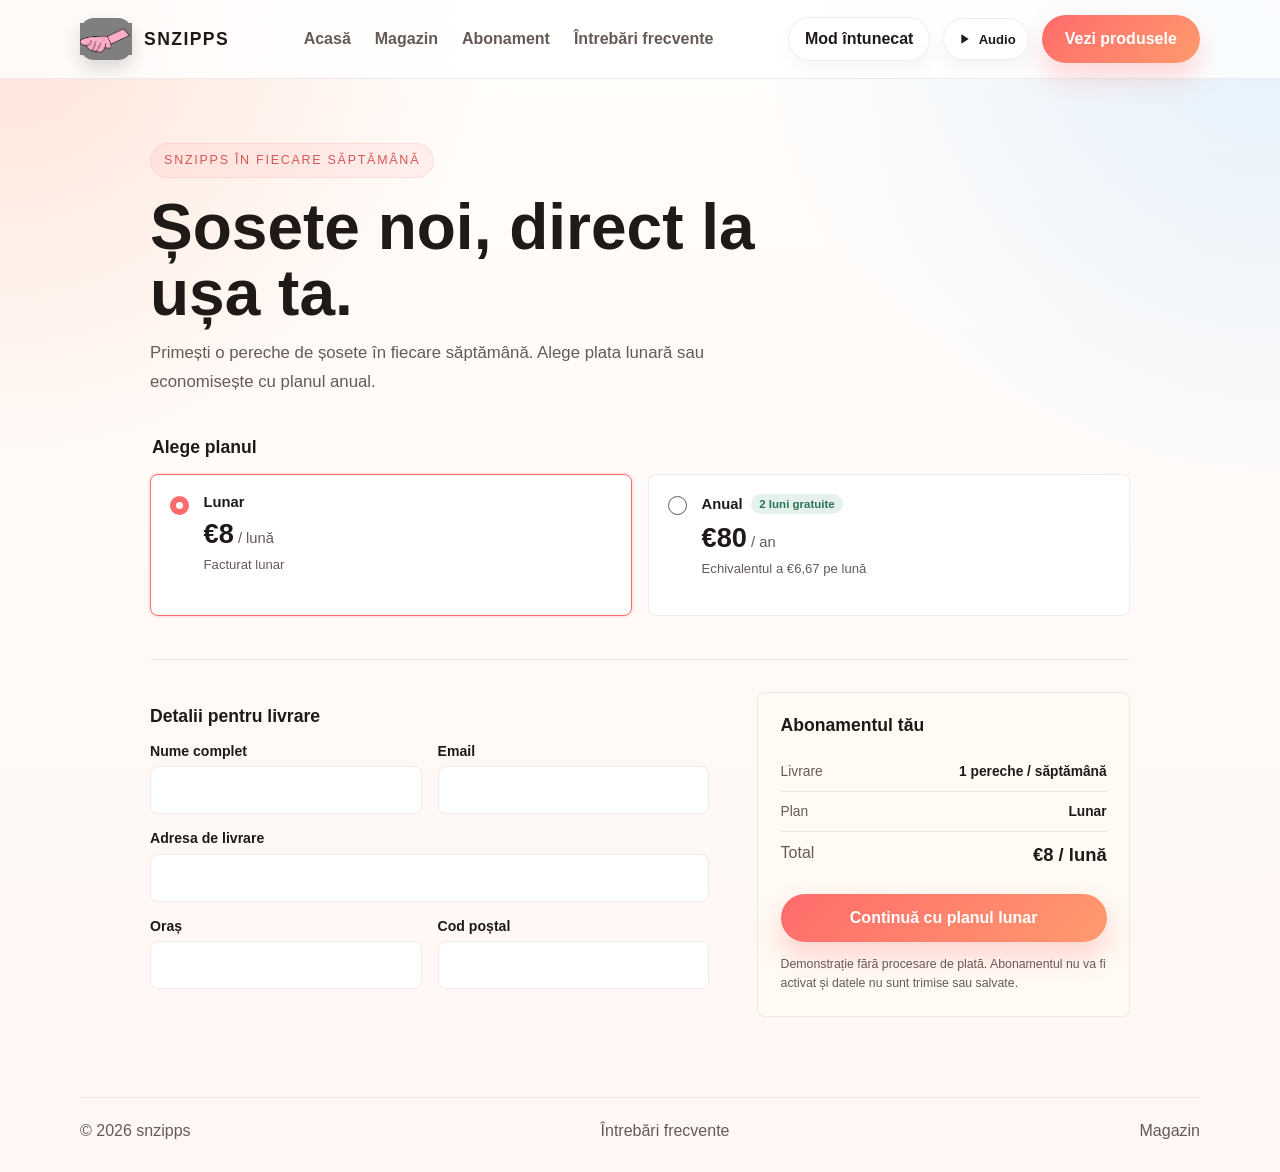
<file: subscriptions.html>
<!DOCTYPE html>
<html lang="ro">
  <head>
    <meta charset="UTF-8" />
    <meta name="viewport" content="width=device-width, initial-scale=1.0" />
    <meta name="description" content="Primește șosete snzipps în fiecare săptămână, livrate la ușa ta." />
    <title>Abonament săptămânal | snzipps</title>
    <link rel="stylesheet" href="styles.css" />
  </head>
  <body>
    <header class="site-header">
      <div class="container navbar">
        <a href="index.html#top" class="brand" aria-label="snzipps, pagina principală">
          <span class="brand-mark"><img src="Screenshot 2026-10-12 182906.png" alt="" /></span>
          <span>snzipps</span>
        </a>

        <button class="menu-toggle" type="button" aria-label="Deschide meniul" aria-expanded="false">
          <span></span>
          <span></span>
          <span></span>
        </button>

        <nav class="nav-links" aria-label="Meniu principal">
          <a href="index.html#top">Acasă</a>
          <a href="socks.html#shop">Magazin</a>
          <a href="subscriptions.html" aria-current="page">Abonament</a>
          <a href="faq.html">Întrebări frecvente</a>
        </nav>

        <div class="nav-actions">
          <button class="theme-toggle" type="button" aria-label="Schimbă tema">Mod întunecat</button>
          <button class="audio-toggle" id="audio-toggle" type="button" aria-label="Redă muzica" title="Redă muzica" aria-pressed="false">
            <svg class="audio-play" viewBox="0 0 24 24" aria-hidden="true"><path d="M8 5v14l11-7L8 5Z" /></svg>
            <svg class="audio-pause" viewBox="0 0 24 24" aria-hidden="true"><path d="M7 5h3v14H7zM14 5h3v14h-3z" /></svg>
            <span>Audio</span>
          </button>
          <a href="socks.html" class="button">Vezi produsele</a>
        </div>
      </div>
    </header>

    <audio id="site-audio" preload="metadata" loop><source src="ESCALERAS-renewed.mp3" type="audio/mpeg" /></audio>

    <main class="subscription-page">
      <section class="subscription-heading" aria-labelledby="subscription-title">
        <span class="eyebrow small">snzipps în fiecare săptămână</span>
        <h1 id="subscription-title">Șosete noi, direct la ușa ta.</h1>
        <p>Primești o pereche de șosete în fiecare săptămână. Alege plata lunară sau economisește cu planul anual.</p>
      </section>

      <form class="subscription-form" id="subscription-form">
        <fieldset class="subscription-plans">
          <legend>Alege planul</legend>
          <div class="subscription-plan-grid">
            <label class="subscription-plan" for="plan-monthly">
              <input id="plan-monthly" name="subscription-plan" type="radio" value="monthly" checked />
              <span class="plan-radio" aria-hidden="true"></span>
              <span class="plan-copy">
                <span class="plan-label">Lunar</span>
                <strong class="plan-price">€8<span> / lună</span></strong>
                <span class="plan-description">Facturat lunar</span>
              </span>
            </label>

            <label class="subscription-plan featured-plan" for="plan-yearly">
              <input id="plan-yearly" name="subscription-plan" type="radio" value="yearly" />
              <span class="plan-radio" aria-hidden="true"></span>
              <span class="plan-copy">
                <span class="plan-label">Anual <span class="plan-badge">2 luni gratuite</span></span>
                <strong class="plan-price">€80<span> / an</span></strong>
                <span class="plan-description">Echivalentul a €6,67 pe lună</span>
              </span>
            </label>
          </div>
        </fieldset>

        <div class="subscription-columns">
          <section class="subscription-details" aria-labelledby="delivery-details-title">
            <h2 id="delivery-details-title">Detalii pentru livrare</h2>
            <div class="subscription-fields">
              <label class="checkout-field" for="subscription-name">
                Nume complet
                <input id="subscription-name" name="name" type="text" autocomplete="name" required />
              </label>
              <label class="checkout-field" for="subscription-email">
                Email
                <input id="subscription-email" name="email" type="email" autocomplete="email" required />
              </label>
              <label class="checkout-field full" for="subscription-address">
                Adresa de livrare
                <input id="subscription-address" name="address" type="text" autocomplete="street-address" required />
              </label>
              <label class="checkout-field" for="subscription-city">
                Oraș
                <input id="subscription-city" name="city" type="text" autocomplete="address-level2" required />
              </label>
              <label class="checkout-field" for="subscription-postal">
                Cod poștal
                <input id="subscription-postal" name="postal-code" type="text" autocomplete="postal-code" required />
              </label>
            </div>
          </section>

          <aside class="subscription-summary" aria-labelledby="subscription-summary-title">
            <h2 id="subscription-summary-title">Abonamentul tău</h2>
            <div class="subscription-summary-row"><span>Livrare</span><strong>1 pereche / săptămână</strong></div>
            <div class="subscription-summary-row"><span>Plan</span><strong id="selected-plan-label">Lunar</strong></div>
            <div class="subscription-summary-total"><span>Total</span><strong id="selected-plan-price">€8 / lună</strong></div>
            <button class="button subscription-submit" id="subscription-submit" type="submit">Continuă cu planul lunar</button>
            <p class="subscription-note">Demonstrație fără procesare de plată. Abonamentul nu va fi activat și datele nu sunt trimise sau salvate.</p>
            <p class="subscription-status" id="subscription-status" role="status" hidden></p>
          </aside>
        </div>
      </form>
    </main>

    <footer class="site-footer">
      <div class="container footer-inner">
        <a href="index.html#top">© <span id="year"></span> snzipps</a>
        <a href="faq.html">Întrebări frecvente</a>
        <a href="socks.html">Magazin</a>
      </div>
    </footer>

    <script src="script.js"></script>
  </body>
</html>
</file>
<file: styles.css>
:root {
  --bg: #fff7f3;
  --panel: #fffaf4;
  --card: #ffffff;
  --text: #1f1a17;
  --muted: #655a57;
  --primary: #ff6b6b;
  --primary-dark: #d95555;
  --accent: #ffd86b;
  --peach: #ffb7a6;
  --gold: #f7d181;
  --mint: #a9e6c8;
  --purple: #d6b8ff;
  --line: rgba(31, 26, 23, 0.08);
  --shadow: 0 18px 45px rgba(30, 20, 18, 0.12);
}

body.dark-mode {
  --bg: #141922;
  --panel: #1a2330;
  --card: #1f2a39;
  --text: #edf4ff;
  --muted: #b2bfd5;
  --primary: #ff8d6f;
  --primary-dark: #ffb18a;
  --accent: #ffd86b;
  --peach: #ffb7a6;
  --gold: #f7d181;
  --mint: #a9e6c8;
  --purple: #d6b8ff;
  --line: rgba(237, 244, 255, 0.1);
  --shadow: 0 18px 45px rgba(5, 7, 18, 0.48);
}

* {
  box-sizing: border-box;
}

html {
  scroll-behavior: smooth;
}

body {
  margin: 0;
  font-family: "Segoe UI", Tahoma, Geneva, Verdana, sans-serif;
  background:
    radial-gradient(circle at top left, rgba(255, 160, 120, 0.28), transparent 28%),
    radial-gradient(circle at top right, rgba(173, 218, 255, 0.35), transparent 30%),
    linear-gradient(180deg, #fffdfb 0%, var(--bg) 100%);
  color: var(--text);
  transition: background 0.25s ease, color 0.25s ease;
}

body.dark-mode {
  background:
    radial-gradient(circle at top left, rgba(255, 142, 88, 0.15), transparent 28%),
    radial-gradient(circle at top right, rgba(103, 147, 255, 0.13), transparent 30%),
    linear-gradient(180deg, #0f1320 0%, var(--bg) 100%);
}

a {
  color: inherit;
  text-decoration: none;
}

img {
  max-width: 100%;
  display: block;
}

button {
  font: inherit;
}

.container {
  width: min(1120px, calc(100% - 2rem));
  margin: 0 auto;
}

.site-header {
  position: sticky;
  top: 0;
  z-index: 30;
  background: rgba(255, 255, 255, 0.8);
  backdrop-filter: blur(14px);
  border-bottom: 1px solid var(--line);
}

.navbar {
  display: flex;
  align-items: center;
  justify-content: space-between;
  min-height: 78px;
  gap: 1rem;
}

.brand {
  display: flex;
  align-items: center;
  gap: 0.75rem;
  font-size: 1.1rem;
  font-weight: 900;
  letter-spacing: 0.08em;
  text-transform: uppercase;
}

.brand-mark {
  width: 52px;
  height: 42px;
  display: grid;
  place-items: center;
  border-radius: 14px;
  background: #7f7f7f;
  color: #fff;
  box-shadow: 0 8px 18px rgba(31, 26, 23, 0.16);
}

.brand-mark img {
  display: block;
  width: 52px;
  height: 42px;
  object-fit: contain;
}

.nav-links {
  display: flex;
  align-items: center;
  gap: 1.5rem;
  color: var(--muted);
  font-weight: 600;
  flex-wrap: wrap;
}

.nav-links a {
  position: relative;
  transition: color 0.2s ease;
}

.nav-links a:hover {
  color: var(--text);
}

.nav-links a::after {
  content: "";
  position: absolute;
  left: 0;
  bottom: -0.3rem;
  width: 100%;
  height: 2px;
  border-radius: 999px;
  background: linear-gradient(90deg, var(--primary), #ffbe7a);
  transform: scaleX(0);
  transform-origin: center;
  transition: transform 0.2s ease;
}

.nav-links a:hover::after {
  transform: scaleX(1);
}

.nav-actions {
  display: flex;
  align-items: center;
  gap: 0.8rem;
}

.audio-toggle {
  display: inline-flex;
  align-items: center;
  justify-content: center;
  gap: 0.4rem;
  min-height: 42px;
  padding: 0.55rem 0.75rem;
  border: 1px solid var(--line);
  border-radius: 999px;
  background: rgba(255, 255, 255, 0.85);
  color: var(--text);
  box-shadow: 0 8px 18px rgba(31, 26, 23, 0.04);
  cursor: pointer;
  font-size: 0.82rem;
  font-weight: 700;
}

.audio-toggle svg {
  display: block;
  width: 16px;
  height: 16px;
  fill: currentColor;
}

.audio-toggle .audio-pause,
.audio-toggle.is-playing .audio-play {
  display: none;
}

.audio-toggle.is-playing .audio-pause {
  display: block;
}

body.dark-mode .audio-toggle {
  background: rgba(31, 36, 48, 0.9);
  color: var(--text);
}

.theme-toggle,
.cart-pill {
  border: 1px solid var(--line);
  background: rgba(255, 255, 255, 0.85);
  color: var(--text);
  border-radius: 999px;
  padding: 0.72rem 1rem;
  font-weight: 700;
  box-shadow: 0 8px 18px rgba(31, 26, 23, 0.04);
}

.cart-dialog {
  position: fixed;
  inset: 0 0 0 auto;
  width: min(460px, 100vw);
  height: 100dvh;
  max-width: none;
  max-height: none;
  margin: 0;
  padding: 0;
  overflow: visible;
  border: 0;
  background: transparent;
  color: var(--text);
}

.cart-dialog::backdrop {
  background: rgba(18, 20, 27, 0.48);
  backdrop-filter: blur(3px);
}

.cart-panel {
  display: flex;
  flex-direction: column;
  width: 100%;
  height: 100%;
  background: var(--bg);
  box-shadow: -18px 0 50px rgba(5, 7, 18, 0.2);
  animation: cart-slide-in 0.22s ease-out;
}

@keyframes cart-slide-in {
  from { transform: translateX(28px); opacity: 0.7; }
  to { transform: translateX(0); opacity: 1; }
}

.cart-header {
  display: flex;
  align-items: center;
  justify-content: space-between;
  gap: 1rem;
  padding: 1.5rem;
  border-bottom: 1px solid var(--line);
}

.cart-header h2 {
  margin: 0.4rem 0 0;
  font-size: 1.6rem;
}

.cart-close {
  display: grid;
  place-items: center;
  width: 42px;
  height: 42px;
  flex: 0 0 auto;
  border: 1px solid var(--line);
  border-radius: 50%;
  background: var(--card);
  color: var(--text);
}

.cart-close svg {
  width: 19px;
  height: 19px;
  fill: none;
  stroke: currentColor;
  stroke-width: 1.8;
  stroke-linecap: round;
}

.cart-items {
  display: grid;
  align-content: start;
  gap: 0.9rem;
  flex: 1;
  overflow-y: auto;
  padding: 1.1rem 1.25rem;
}

.cart-items[hidden] {
  display: none;
}

.cart-item {
  display: grid;
  grid-template-columns: 64px minmax(0, 1fr) auto;
  align-items: center;
  gap: 0.8rem;
  padding: 0.75rem;
  border: 1px solid var(--line);
  border-radius: 12px;
  background: var(--card);
}

.cart-item-art {
  width: 64px;
  height: 64px;
  min-height: 64px;
  border-radius: 10px;
}

.cart-item-art.product-image {
  min-height: 64px;
}

.cart-item-art::before {
  width: 36px;
  height: 36px;
  top: -8px;
  right: -8px;
}

.cart-item-art .sock-figure {
  z-index: 1;
  width: 30px;
  height: 44px;
  border-radius: 18px 18px 7px 7px;
}

.cart-item-art .sock-figure::before {
  inset: 5px 5px auto;
  height: 7px;
}

.cart-item-art .sock-figure::after {
  left: 7px;
  right: 7px;
  bottom: 4px;
  height: 6px;
}

.cart-item-art .sock-band {
  left: 4px;
  right: 4px;
  height: 9px;
}

.cart-item-art .sock-toe {
  bottom: -2px;
  width: 22px;
  height: 9px;
}

.cart-item-details {
  min-width: 0;
}

.cart-item-details h3 {
  overflow: hidden;
  margin: 0 0 0.25rem;
  font-size: 0.95rem;
  text-overflow: ellipsis;
  white-space: nowrap;
}

.cart-item-price {
  color: var(--muted);
  font-size: 0.82rem;
}

.cart-item-controls {
  display: flex;
  align-items: center;
  justify-content: flex-end;
  gap: 0.45rem;
  grid-column: 2;
}

.cart-quantity {
  display: inline-flex;
  align-items: center;
  gap: 0.35rem;
}

.cart-quantity button {
  width: 28px;
  height: 28px;
  border: 1px solid var(--line);
  border-radius: 8px;
  background: var(--bg);
  color: var(--text);
  font-size: 1rem;
}

.cart-quantity span {
  min-width: 1.2rem;
  text-align: center;
  font-size: 0.88rem;
  font-weight: 700;
}

.cart-remove {
  padding: 0.25rem 0.35rem;
  background: transparent;
  color: var(--muted);
  font-size: 0.76rem;
}

.cart-item-total {
  align-self: start;
  padding-top: 0.2rem;
  font-size: 0.85rem;
  white-space: nowrap;
}

.cart-empty {
  display: grid;
  align-content: center;
  justify-items: center;
  flex: 1;
  padding: 2rem;
  color: var(--muted);
  text-align: center;
}

.cart-empty[hidden] {
  display: none;
}

.cart-empty-mark {
  display: grid;
  place-items: center;
  width: 58px;
  height: 58px;
  border-radius: 18px;
  background: linear-gradient(135deg, #ff8f7a, #ffd2a2);
  color: #fff;
  font-size: 1.4rem;
  font-weight: 900;
}

.cart-empty p {
  margin: 1rem 0 0.25rem;
  color: var(--text);
  font-size: 1.15rem;
  font-weight: 800;
}

.cart-empty > span:last-child {
  font-size: 0.9rem;
}

.cart-footer {
  padding: 1.25rem 1.5rem 1.5rem;
  border-top: 1px solid var(--line);
  background: var(--panel);
}

.cart-subtotal {
  display: flex;
  align-items: center;
  justify-content: space-between;
  gap: 1rem;
  font-size: 1rem;
  font-weight: 700;
}

.cart-subtotal strong {
  font-size: 1.2rem;
}

.cart-footer p {
  margin: 0.5rem 0 1rem;
  color: var(--muted);
  font-size: 0.82rem;
}

.cart-continue {
  width: 100%;
  margin-top: 0.55rem;
  padding: 0.7rem 1rem;
  background: transparent;
  box-shadow: none;
  color: var(--muted);
  font-size: 0.88rem;
}

.cart-checkout {
  width: 100%;
}

.checkout-body,
body.dark-mode.checkout-body {
  min-height: 100vh;
  background: var(--bg);
}

.checkout-header {
  border-bottom: 1px solid var(--line);
}

.checkout-header-inner {
  display: flex;
  align-items: center;
  justify-content: space-between;
  min-height: 76px;
  gap: 1rem;
}

.checkout-back {
  color: var(--muted);
  font-size: 0.9rem;
  font-weight: 700;
}

.checkout-back:hover {
  color: var(--text);
}

.checkout-layout {
  display: grid;
  grid-template-columns: minmax(0, 1.3fr) minmax(280px, 0.7fr);
  gap: 4rem;
  width: min(1040px, calc(100% - 2rem));
  margin: 0 auto;
  padding: 3rem 0 5rem;
}

.checkout-main h1 {
  margin: 0.8rem 0 0.5rem;
  font-size: clamp(2rem, 4vw, 3rem);
  line-height: 1.08;
}

.checkout-intro {
  margin: 0 0 2rem;
  color: var(--muted);
}

.checkout-section-title,
.order-summary h2 {
  margin: 0 0 1rem;
  font-size: 1.1rem;
}

.checkout-fields {
  display: grid;
  grid-template-columns: repeat(2, minmax(0, 1fr));
  gap: 1rem;
  margin: 0;
  padding: 0;
  border: 0;
}

.checkout-field {
  display: grid;
  gap: 0.45rem;
  color: var(--text);
  font-size: 0.88rem;
  font-weight: 700;
}

.checkout-field.full {
  grid-column: 1 / -1;
}

.checkout-field input {
  width: 100%;
  min-height: 48px;
  padding: 0.7rem 0.8rem;
  border: 1px solid var(--line);
  border-radius: 8px;
  outline: none;
  background: var(--card);
  color: var(--text);
  font: inherit;
  font-weight: 400;
}

.checkout-field input:focus {
  border-color: var(--primary);
  box-shadow: 0 0 0 3px rgba(255, 107, 107, 0.12);
}

.newsletter-optin {
  display: flex;
  align-items: flex-start;
  gap: 0.7rem;
  margin: 1.5rem 0;
  padding: 1.2rem 0;
  border-top: 1px solid var(--line);
  border-bottom: 1px solid var(--line);
  color: var(--muted);
  font-size: 0.9rem;
  line-height: 1.5;
}

.newsletter-optin input {
  width: 18px;
  height: 18px;
  flex: 0 0 auto;
  margin: 0.1rem 0 0;
  accent-color: var(--primary);
}

.checkout-submit {
  width: 100%;
}

.checkout-submit:disabled {
  cursor: not-allowed;
  opacity: 0.5;
  transform: none;
}

.checkout-note,
.checkout-status {
  color: var(--muted);
  font-size: 0.8rem;
  line-height: 1.5;
}

.checkout-status {
  margin: 1rem 0 0;
  color: var(--text);
}

.order-summary {
  align-self: start;
  position: sticky;
  top: 1.5rem;
  padding: 0.5rem 0 0 2rem;
  border-left: 1px solid var(--line);
}

.order-summary h2 {
  margin-bottom: 1.3rem;
}

.checkout-items {
  display: grid;
  gap: 0.9rem;
  margin: 0;
  padding: 0 0 1.2rem;
  list-style: none;
  border-bottom: 1px solid var(--line);
}

.checkout-items li {
  display: flex;
  align-items: flex-start;
  justify-content: space-between;
  gap: 1rem;
  font-size: 0.9rem;
}

.checkout-item-art {
  width: 36px;
  height: 46px;
  flex: 0 0 auto;
  background: transparent url("sock-illustration.svg") center / contain no-repeat;
}

.checkout-item-name {
  flex: 1;
  color: var(--text);
}

.checkout-item-quantity {
  margin-left: 0.35rem;
  color: var(--muted);
}

.checkout-item-price {
  flex: 0 0 auto;
  font-weight: 700;
}

.checkout-total {
  display: flex;
  justify-content: space-between;
  gap: 1rem;
  margin-top: 1.2rem;
  font-size: 1rem;
}

.checkout-total strong {
  font-size: 1.15rem;
}

.checkout-shipping {
  margin: 0.7rem 0 0;
  color: var(--muted);
  font-size: 0.82rem;
}

.checkout-empty {
  margin: 1rem 0;
  color: var(--muted);
  font-size: 0.9rem;
  line-height: 1.6;
}

.checkout-empty a {
  color: var(--text);
  font-weight: 700;
  text-decoration: underline;
  text-underline-offset: 3px;
}

.faq-layout {
  width: min(820px, calc(100% - 2rem));
  margin: 0 auto;
  padding: 4rem 0 5rem;
}

.faq-intro {
  padding-bottom: 2rem;
  border-bottom: 1px solid var(--line);
}

.faq-intro h1 {
  margin: 1rem 0 0.7rem;
  font-size: clamp(2.3rem, 5vw, 3.6rem);
  line-height: 1.05;
}

.faq-intro > p {
  margin: 0;
  color: var(--muted);
  font-size: 1.05rem;
}

.faq-topics {
  display: flex;
  flex-wrap: wrap;
  gap: 0.65rem 1.4rem;
  margin-top: 1.8rem;
}

.faq-topics a {
  color: var(--muted);
  font-size: 0.9rem;
  font-weight: 700;
  text-decoration: underline;
  text-decoration-color: var(--line);
  text-underline-offset: 4px;
}

.faq-topics a:hover,
.faq-contact a:hover {
  color: var(--primary-dark);
}

.faq-group {
  padding-top: 2.2rem;
  scroll-margin-top: 100px;
}

.faq-group h2 {
  margin: 0 0 0.7rem;
  font-size: 1.15rem;
}

.faq-item {
  border-bottom: 1px solid var(--line);
}

.faq-item summary {
  display: flex;
  align-items: center;
  justify-content: space-between;
  gap: 1rem;
  min-height: 60px;
  cursor: pointer;
  color: var(--text);
  font-weight: 700;
  list-style: none;
}

.faq-item summary::-webkit-details-marker {
  display: none;
}

.faq-item summary::after {
  content: "+";
  display: grid;
  place-items: center;
  width: 30px;
  height: 30px;
  flex: 0 0 auto;
  border: 1px solid var(--line);
  border-radius: 50%;
  color: var(--muted);
  font-size: 1.15rem;
  font-weight: 400;
}

.faq-item[open] summary::after {
  content: "−";
}

.faq-item p {
  max-width: 700px;
  margin: -0.1rem 3rem 1.2rem 0;
  color: var(--muted);
  font-size: 0.95rem;
  line-height: 1.75;
}

.faq-contact {
  margin: 2.5rem 0 0;
  padding-top: 1.5rem;
  border-top: 1px solid var(--line);
  color: var(--muted);
  font-size: 0.9rem;
}

.faq-contact a {
  color: var(--text);
  font-weight: 700;
  text-decoration: underline;
  text-underline-offset: 3px;
}

.subscription-page {
  width: min(980px, calc(100% - 2rem));
  margin: 0 auto;
  padding: 4rem 0 5rem;
}

.subscription-heading {
  max-width: 700px;
  margin-bottom: 2.5rem;
}

.subscription-heading h1 {
  margin: 1rem 0 0.8rem;
  font-size: clamp(2.4rem, 5vw, 4rem);
  line-height: 1.04;
}

.subscription-heading p {
  max-width: 620px;
  margin: 0;
  color: var(--muted);
  font-size: 1.05rem;
  line-height: 1.7;
}

.subscription-plans {
  min-width: 0;
  margin: 0;
  padding: 0;
  border: 0;
}

.subscription-plans legend,
.subscription-details h2,
.subscription-summary h2 {
  margin-bottom: 1rem;
  font-size: 1.1rem;
  font-weight: 800;
}

.subscription-plan-grid {
  display: grid;
  grid-template-columns: repeat(2, minmax(0, 1fr));
  gap: 1rem;
}

.subscription-plan {
  position: relative;
  display: flex;
  align-items: flex-start;
  gap: 0.9rem;
  min-height: 142px;
  padding: 1.2rem;
  border: 1px solid var(--line);
  border-radius: 8px;
  background: var(--card);
  cursor: pointer;
  transition: border-color 0.18s ease, box-shadow 0.18s ease, transform 0.18s ease;
}

.subscription-plan:hover {
  transform: translateY(-2px);
}

.subscription-plan:has(input:checked) {
  border-color: var(--primary);
  box-shadow: 0 0 0 2px rgba(255, 107, 107, 0.12);
}

.subscription-plan input {
  position: absolute;
  width: 1px;
  height: 1px;
  opacity: 0;
}

.subscription-plan input:focus-visible + .plan-radio {
  outline: 3px solid rgba(255, 107, 107, 0.3);
  outline-offset: 3px;
}

.plan-radio {
  display: block;
  width: 19px;
  height: 19px;
  flex: 0 0 auto;
  margin-top: 0.15rem;
  border: 1px solid var(--muted);
  border-radius: 50%;
}

.subscription-plan input:checked + .plan-radio {
  border: 6px solid var(--primary);
}

.plan-copy {
  display: grid;
  gap: 0.55rem;
  min-width: 0;
}

.plan-label {
  display: flex;
  align-items: center;
  flex-wrap: wrap;
  gap: 0.55rem;
  font-size: 0.92rem;
  font-weight: 800;
}

.plan-price {
  font-size: 1.7rem;
  line-height: 1.1;
}

.plan-price span {
  color: var(--muted);
  font-size: 0.92rem;
  font-weight: 500;
}

.plan-description {
  color: var(--muted);
  font-size: 0.82rem;
}

.plan-badge {
  padding: 0.25rem 0.5rem;
  border-radius: 999px;
  background: rgba(53, 143, 104, 0.12);
  color: #287552;
  font-size: 0.72rem;
  font-weight: 800;
}

body.dark-mode .plan-badge {
  background: rgba(143, 224, 189, 0.12);
  color: #8fe0bd;
}

.subscription-columns {
  display: grid;
  grid-template-columns: minmax(0, 1.2fr) minmax(260px, 0.8fr);
  gap: 3rem;
  margin-top: 2.7rem;
  padding-top: 2rem;
  border-top: 1px solid var(--line);
}

.subscription-fields {
  display: grid;
  grid-template-columns: repeat(2, minmax(0, 1fr));
  gap: 1rem;
}

.subscription-fields .checkout-field.full {
  grid-column: 1 / -1;
}

.subscription-summary {
  align-self: start;
  padding: 1.4rem;
  border: 1px solid var(--line);
  border-radius: 8px;
  background: var(--panel);
}

.subscription-summary h2 {
  margin-top: 0;
}

.subscription-summary-row,
.subscription-summary-total {
  display: flex;
  justify-content: space-between;
  gap: 1rem;
  padding: 0.75rem 0;
  border-bottom: 1px solid var(--line);
  font-size: 0.86rem;
}

.subscription-summary-row span,
.subscription-summary-total span {
  color: var(--muted);
}

.subscription-summary-row strong {
  text-align: right;
}

.subscription-summary-total {
  margin-bottom: 1rem;
  border: 0;
  font-size: 1rem;
}

.subscription-summary-total strong {
  font-size: 1.15rem;
}

.subscription-submit {
  width: 100%;
}

.subscription-note,
.subscription-status {
  margin: 0.8rem 0 0;
  color: var(--muted);
  font-size: 0.77rem;
  line-height: 1.55;
}

.subscription-status {
  color: var(--text);
}

@media (max-width: 760px) {
  .subscription-columns {
    grid-template-columns: 1fr;
    gap: 2rem;
  }
}

@media (max-width: 560px) {
  .subscription-page {
    padding-top: 2.5rem;
  }

  .subscription-plan-grid,
  .subscription-fields {
    grid-template-columns: 1fr;
  }

  .subscription-fields .checkout-field.full {
    grid-column: auto;
  }
}

@media (max-width: 760px) {
  .checkout-layout {
    grid-template-columns: 1fr;
    gap: 2.5rem;
    padding-top: 2.5rem;
  }

  .order-summary {
    position: static;
    grid-row: 1;
    padding: 0 0 1.5rem;
    border: 0;
    border-bottom: 1px solid var(--line);
  }
}

@media (max-width: 480px) {
  .checkout-fields {
    grid-template-columns: 1fr;
  }

  .checkout-field.full {
    grid-column: auto;
  }
}

body.dark-mode .theme-toggle,
body.dark-mode .cart-pill,
body.dark-mode .menu-toggle {
  background: rgba(31, 36, 48, 0.9);
}

body.dark-mode .site-header {
  background: rgba(17, 22, 31, 0.82);
  border-color: rgba(255, 255, 255, 0.06);
}

body.dark-mode .navbar,
body.dark-mode .nav-links,
body.dark-mode .nav-actions,
body.dark-mode .theme-toggle,
body.dark-mode .cart-pill,
body.dark-mode .menu-toggle {
  color: var(--text);
}

body.dark-mode .button.secondary {
  background: rgba(255, 255, 255, 0.04);
  border-color: rgba(255, 255, 255, 0.08);
  color: var(--text);
}

body.dark-mode .hero-card,
body.dark-mode .feature,
body.dark-mode .story-card,
body.dark-mode .process-step,
body.dark-mode .testimonial-card,
body.dark-mode .product-card,
body.dark-mode .stat,
body.dark-mode .slider-button,
body.dark-mode .nav-links {
  background: rgba(30, 38, 50, 0.85);
  border-color: rgba(255, 255, 255, 0.08);
  box-shadow: 0 12px 24px rgba(5, 7, 18, 0.24);
}

body.dark-mode .sock-display {
  background: linear-gradient(180deg, #1f2938 0%, #17202e 100%);
}

body.dark-mode .badge {
  background: rgba(21, 28, 38, 0.92);
  color: var(--text);
  border-color: rgba(255, 255, 255, 0.06);
}

body.dark-mode .slider-button {
  color: var(--text);
}

body.dark-mode .banner {
  box-shadow: 0 18px 38px rgba(5, 7, 18, 0.35);
}

body.dark-mode .product-card:hover .add-button {
  background: linear-gradient(135deg, #ff8d6f 0%, #ffb37b 100%);
  color: #201b1a;
}

body.dark-mode .menu-toggle {
  background: rgba(31, 36, 48, 0.9);
}

body.dark-mode .feature .icon {
  background: rgba(255, 141, 111, 0.12);
  color: var(--primary-dark);
}

body.dark-mode .story-icon {
  background: rgba(237, 244, 255, 0.08);
}

body.dark-mode .story-card.warm .story-icon {
  color: #ffb39d;
}

body.dark-mode .story-card.cool .story-icon {
  color: #9bd5f0;
}

body.dark-mode .story-card.mint .story-icon {
  color: #8fe0bd;
}

.menu-toggle {
  display: none;
  width: 48px;
  height: 48px;
  flex-direction: column;
  justify-content: center;
  gap: 0.3rem;
  border: 1px solid var(--line);
  background: rgba(255, 255, 255, 0.8);
  border-radius: 12px;
  cursor: pointer;
}

.menu-toggle span {
  display: block;
  width: 22px;
  height: 2px;
  background: var(--text);
  border-radius: 10px;
  margin: 0 auto;
}

.button,
button {
  border: none;
  border-radius: 999px;
  cursor: pointer;
}

.button {
  display: inline-flex;
  align-items: center;
  justify-content: center;
  padding: 0.95rem 1.45rem;
  background: linear-gradient(135deg, var(--primary) 0%, #ff9a6d 100%);
  color: white;
  font-weight: 800;
  box-shadow: 0 14px 28px rgba(255, 107, 107, 0.28);
  transition: transform 0.2s ease, box-shadow 0.2s ease;
}

.button:hover,
button:hover {
  transform: translateY(-1px);
}

.button.secondary {
  background: rgba(255, 255, 255, 0.7);
  border: 1px solid rgba(28, 24, 21, 0.08);
  color: var(--text);
  box-shadow: none;
}

.hero {
  padding: 4.5rem 0 2.75rem;
}

.hero-inner {
  display: grid;
  grid-template-columns: 1.15fr 0.85fr;
  align-items: center;
  gap: 2rem;
}

.eyebrow {
  display: inline-flex;
  align-items: center;
  gap: 0.5rem;
  font-size: 0.78rem;
  letter-spacing: 0.14em;
  text-transform: uppercase;
  color: var(--primary-dark);
  background: rgba(255, 107, 107, 0.08);
  border: 1px solid rgba(255, 107, 107, 0.12);
  padding: 0.58rem 0.82rem;
  border-radius: 999px;
}

.hero h1 {
  margin: 1rem 0 1rem;
  font-size: clamp(2.7rem, 5vw, 5rem);
  line-height: 0.94;
  letter-spacing: -0.07em;
}

.hero p {
  margin: 0;
  max-width: 620px;
  color: var(--muted);
  font-size: 1.08rem;
  line-height: 1.75;
}

.hero-actions {
  display: flex;
  flex-wrap: wrap;
  gap: 1rem;
  margin-top: 2rem;
}

.hero-card {
  display: block;
  position: relative;
  background: linear-gradient(135deg, #fff2ed 0%, #fff0d9 100%);
  border: 1px solid rgba(31, 26, 23, 0.06);
  border-radius: 2rem;
  padding: 1.1rem;
  box-shadow: var(--shadow);
}

.hero-card:focus-visible {
  outline: 3px solid var(--primary);
  outline-offset: 4px;
}

.sock-display {
  position: relative;
  display: grid;
  place-items: center;
  min-height: 470px;
  border-radius: 1.6rem;
  overflow: hidden;
  background:
    radial-gradient(circle at top center, rgba(255, 255, 255, 0.8), transparent 40%),
    linear-gradient(180deg, #ffe5cf 0%, #ffe7bf 35%, #f7efe9 100%);
}

.sock-art {
  position: relative;
  width: min(100%, 330px);
  height: 310px;
}

.sock-pair {
  position: absolute;
  inset: 18% 8% auto 8%;
  height: 190px;
  display: flex;
  justify-content: center;
  gap: 0.7rem;
}

.sock {
  position: relative;
  width: 126px;
  height: 190px;
  border-radius: 100px 100px 28px 28px;
  background: linear-gradient(180deg, #ff9977 0%, #ff7260 100%);
  box-shadow: inset 0 -14px 25px rgba(101, 49, 25, 0.12);
}

.sock::before,
.sock::after {
  content: "";
  position: absolute;
  left: 18px;
  right: 18px;
  border-radius: 50px;
}

.sock::before {
  top: 18px;
  height: 26px;
  background: rgba(255, 255, 255, 0.26);
}

.sock::after {
  bottom: 18px;
  height: 18px;
  border-radius: 999px;
  background: rgba(98, 59, 38, 0.15);
}

.sock:nth-child(2) {
  background: linear-gradient(180deg, #f7d890 0%, #e7b15d 100%);
}

.badge {
  position: absolute;
  background: rgba(255, 255, 255, 0.94);
  border: 1px solid rgba(31, 26, 23, 0.06);
  border-radius: 999px;
  box-shadow: var(--shadow);
  padding: 0.65rem 0.9rem;
  font-weight: 800;
  transition: transform 0.2s ease, box-shadow 0.2s ease;
}

.badge.top:hover {
  transform: translateY(-2px);
  box-shadow: 0 12px 24px rgba(31, 26, 23, 0.16);
}

.badge.top:focus-visible {
  outline: 3px solid var(--primary);
  outline-offset: 3px;
}

.badge.top {
  top: 1.1rem;
  right: 1.1rem;
}

.badge.bottom {
  bottom: 1.1rem;
  left: 1.1rem;
}

.stats {
  display: grid;
  grid-template-columns: repeat(3, minmax(0, 1fr));
  gap: 1rem;
  margin-top: 1.5rem;
}

.stat {
  background: rgba(255, 255, 255, 0.72);
  border: 1px solid var(--line);
  border-radius: 1rem;
  padding: 1rem 0.8rem;
  text-align: center;
}

.stat strong {
  display: block;
  font-size: 1.4rem;
  margin-bottom: 0.2rem;
}

.stat strong.delivery-stat {
  font-size: 0.88rem;
  line-height: 1.4;
}

.delivery-stat span {
  display: block;
  color: var(--primary-dark);
  font-size: 1.08rem;
}

.spotlight {
  display: grid;
  grid-template-columns: repeat(3, minmax(0, 1fr));
  gap: 1.2rem;
  margin: 1.5rem auto 5rem;
}

.feature {
  background: rgba(255, 255, 255, 0.84);
  border: 1px solid var(--line);
  border-radius: 1.3rem;
  padding: 1.2rem;
  box-shadow: 0 8px 18px rgba(31, 26, 23, 0.03);
}

.feature .icon {
  width: 48px;
  height: 48px;
  border-radius: 14px;
  display: grid;
  place-items: center;
  background: linear-gradient(135deg, #fff5ef, #f9ead0);
  margin-bottom: 0.75rem;
  color: #c8644e;
}

.feature .icon svg,
.story-icon svg,
.slider-button svg {
  display: block;
  width: 24px;
  height: 24px;
  stroke: currentColor;
  stroke-width: 1.8;
  stroke-linecap: round;
  stroke-linejoin: round;
}

.section-header {
  display: flex;
  align-items: end;
  justify-content: space-between;
  gap: 1rem;
  margin-bottom: 1.5rem;
}

.section-header h2 {
  margin: 0;
  font-size: clamp(2rem, 3vw, 2.9rem);
  letter-spacing: -0.06em;
}

.section-header p {
  margin: 0;
  color: var(--muted);
}

.products-grid {
  display: grid;
  grid-template-columns: repeat(4, minmax(0, 1fr));
  gap: 1.3rem;
  margin-bottom: 5rem;
}

.catalog-main {
  padding-bottom: 1rem;
}

.catalog-heading {
  display: flex;
  align-items: end;
  justify-content: space-between;
  gap: 2rem;
  margin-top: 2rem;
  padding: 2rem 2.2rem;
  border: 1px solid rgba(210, 125, 85, 0.12);
  border-radius: 1.4rem;
  background: linear-gradient(110deg, #fff0e5 0%, #fff8e9 58%, #e9f7ed 100%);
}

.catalog-back {
  display: inline-block;
  margin-bottom: 1.5rem;
  color: var(--muted);
  font-size: 0.88rem;
  font-weight: 700;
}

.catalog-back:hover {
  color: var(--text);
}

.catalog-heading h1 {
  margin: 0.9rem 0 0.5rem;
  font-size: clamp(2.25rem, 4vw, 3.5rem);
  line-height: 1;
}

.catalog-heading p {
  margin: 0;
  color: var(--muted);
}

.catalog-count {
  display: flex;
  align-items: center;
  gap: 0.8rem;
  flex: 0 0 auto;
  color: var(--muted);
  font-size: 0.9rem;
  line-height: 1.35;
}

.catalog-count strong {
  color: #c8644e;
  font-size: 3rem;
  line-height: 1;
}

.catalog-products {
  padding-top: 3rem;
}

.catalog-products .section-header {
  align-items: end;
  border-bottom: 1px solid var(--line);
  padding-bottom: 1rem;
}

.catalog-products .section-header h2 {
  margin-top: 0.35rem;
}

body.dark-mode .catalog-heading {
  border-color: rgba(255, 255, 255, 0.08);
  background: linear-gradient(110deg, #302a2c 0%, #2c2c2a 58%, #20322f 100%);
}

body.dark-mode .catalog-count strong {
  color: var(--primary-dark);
}

.slider-section {
  margin-top: 1.5rem;
  margin-bottom: 4rem;
  scroll-margin-top: 96px;
}

.slider-section #best {
  scroll-margin-top: 96px;
}

.slider-controls {
  display: flex;
  gap: 0.7rem;
}

.slider-button {
  width: 44px;
  height: 44px;
  border-radius: 50%;
  background: rgba(255, 255, 255, 0.8);
  border: 1px solid var(--line);
  font-size: 1.2rem;
  color: var(--text);
  box-shadow: 0 8px 18px rgba(31, 26, 23, 0.05);
}

.slider-button svg {
  width: 20px;
  height: 20px;
}

.slider-button:hover {
  background: #fff;
}

.product-slider {
  overflow: hidden;
}

.slider-track {
  display: flex;
  gap: 1.25rem;
  transition: transform 0.35s ease;
}

.product-slide {
  flex: 0 0 calc((100% - 2.5rem) / 3);
}

.product-card {
  background: var(--card);
  border: 1px solid var(--line);
  border-radius: 1.4rem;
  overflow: hidden;
  box-shadow: 0 12px 26px rgba(31, 26, 23, 0.06);
  transition: transform 0.25s ease, box-shadow 0.25s ease;
}

.product-card:hover {
  transform: translateY(-6px) scale(1.01);
  box-shadow: 0 20px 34px rgba(31, 26, 23, 0.1);
}

.product-card:hover .sock-figure {
  transform: rotate(-5deg) translateY(-4px);
}

.product-card:hover .add-button {
  background: linear-gradient(135deg, #1f1f1f 0%, #3a2f35 100%);
}

.product-image {
  min-height: 240px;
  display: grid;
  place-items: center;
  position: relative;
  overflow: hidden;
}

.product-image::before {
  content: "";
  position: absolute;
  width: 140px;
  height: 140px;
  border-radius: 50%;
  background: rgba(255, 255, 255, 0.25);
  top: -10px;
  right: -20px;
}

.peach-bg {
  background: linear-gradient(180deg, #fff4ee 0%, #ffd9c9 100%);
}

.gold-bg {
  background: linear-gradient(180deg, #fff9eb 0%, #ffe7a7 100%);
}

.lilac-bg {
  background: linear-gradient(180deg, #f8f1ff 0%, #ead6ff 100%);
}

.mint-bg {
  background: linear-gradient(180deg, #f0fff7 0%, #d4f7ea 100%);
}

.sock-figure {
  position: relative;
  width: 120px;
  height: 172px;
  border-radius: 64px 64px 24px 24px;
  box-shadow: inset 0 -18px 28px rgba(0, 0, 0, 0.08);
}

.sock-figure::before {
  content: "";
  position: absolute;
  inset: 14px 18px auto 18px;
  height: 24px;
  border-radius: 999px;
  background: rgba(255, 255, 255, 0.28);
}

.sock-figure::after {
  content: "";
  position: absolute;
  left: 28px;
  right: 28px;
  bottom: 14px;
  height: 20px;
  border-radius: 999px;
  background: rgba(75, 34, 26, 0.12);
}

.sock-band {
  position: absolute;
  left: 16px;
  right: 16px;
  top: 0;
  height: 32px;
  border-radius: 999px;
  background: rgba(255, 255, 255, 0.25);
}

.sock-toe {
  position: absolute;
  left: 50%;
  bottom: -8px;
  width: 84px;
  height: 32px;
  border-radius: 50%;
  transform: translateX(-50%);
  background: rgba(255, 255, 255, 0.2);
}

.sock-figure.coral {
  background: linear-gradient(180deg, #ffb39a 0%, #ff7d6b 100%);
}

.sock-figure.golden {
  background: linear-gradient(180deg, #fbe1a4 0%, #f3ba62 100%);
}

.sock-figure.purple {
  background: linear-gradient(180deg, #e2d1ff 0%, #b996ee 100%);
}

.sock-figure.mint {
  background: linear-gradient(180deg, #c7f1df 0%, #67c9a2 100%);
}

.sock,
.sock:nth-child(2),
.product-image .sock-figure {
  background: transparent url("sock-illustration.svg") center / contain no-repeat;
  border-radius: 0;
  box-shadow: none;
}

.sock::before,
.sock::after,
.sock-figure::before,
.sock-figure::after,
.sock-band,
.sock-toe {
  display: none;
}

.product-meta {
  padding: 1.1rem;
}

.product-tags {
  display: flex;
  justify-content: space-between;
  align-items: center;
  gap: 0.5rem;
  margin-bottom: 0.7rem;
  color: var(--muted);
  font-size: 0.8rem;
}

.product-title {
  margin: 0 0 0.4rem;
  font-size: 1.12rem;
}

.product-copy {
  margin: 0;
  color: var(--muted);
  font-size: 0.9rem;
  line-height: 1.6;
}

.rating {
  color: #f9a825;
  letter-spacing: 0.1em;
  font-size: 0.8rem;
}

.product-bottom {
  display: flex;
  justify-content: space-between;
  align-items: center;
  margin-top: 1rem;
}

.price {
  font-size: 1.28rem;
  font-weight: 800;
}

.add-button {
  background: #1f1f1f;
  color: white;
  padding: 0.72rem 1rem;
  border-radius: 999px;
  font-weight: 700;
  transition: transform 0.2s ease, background 0.2s ease;
}

.add-button:hover {
  transform: scale(1.04);
}

.story-grid,
.process-grid,
.testimonial-grid {
  display: grid;
  gap: 1.25rem;
}

.story-grid {
  grid-template-columns: repeat(3, minmax(0, 1fr));
  margin-bottom: 4.5rem;
}

.story-card,
.process-step,
.testimonial-card {
  background: rgba(255, 255, 255, 0.82);
  border: 1px solid var(--line);
  border-radius: 1.4rem;
  padding: 1.4rem;
  box-shadow: 0 10px 22px rgba(31, 26, 23, 0.04);
}

.story-card {
  transition: transform 0.25s ease, box-shadow 0.25s ease;
}

.story-card:hover {
  transform: translateY(-4px);
  box-shadow: 0 18px 28px rgba(31, 26, 23, 0.07);
}

.story-card.warm {
  background: linear-gradient(180deg, #fff8f3 0%, #ffe3d1 100%);
}

.story-card.cool {
  background: linear-gradient(180deg, #edf9ff 0%, #dfeeff 100%);
}

.story-card.mint {
  background: linear-gradient(180deg, #edfff5 0%, #d6f6ea 100%);
}

.story-icon {
  width: 48px;
  height: 48px;
  display: grid;
  place-items: center;
  border-radius: 14px;
  background: rgba(255, 255, 255, 0.75);
  color: #c8644e;
  margin-bottom: 0.9rem;
}

.story-card.cool .story-icon {
  color: #397a9e;
}

.story-card.mint .story-icon {
  color: #27866b;
}

.story-card h3,
.process-step h3 {
  margin: 0 0 0.4rem;
  font-size: 1.2rem;
}

.story-card p,
.process-step p,
.testimonial-card p {
  margin: 0;
  color: var(--muted);
  line-height: 1.7;
}

.process-grid {
  grid-template-columns: repeat(3, minmax(0, 1fr));
  margin-bottom: 4.2rem;
}

.process-step span {
  display: inline-flex;
  align-items: center;
  justify-content: center;
  width: 44px;
  height: 44px;
  border-radius: 12px;
  background: linear-gradient(135deg, #ffe1d4, #ffd38a);
  font-weight: 800;
  margin-bottom: 1rem;
}

body.dark-mode .process-step span {
  background: rgba(255, 141, 111, 0.14);
  border: 1px solid rgba(255, 141, 111, 0.3);
  color: #ffb18a;
}

.testimonial-grid {
  grid-template-columns: repeat(3, minmax(0, 1fr));
  margin-bottom: 4.5rem;
}

.testimonial-card {
  display: flex;
  flex-direction: column;
  gap: 0.9rem;
}

.stars {
  color: #f5b31a;
  letter-spacing: 0.18em;
  font-size: 0.9rem;
}

.testimonial-card strong {
  font-size: 0.95rem;
}

.review-form {
  margin: 0 0 5rem;
  padding: 1.5rem;
  border: 1px solid var(--line);
  border-radius: 8px;
  background: var(--card);
}

.review-form-heading h3 {
  margin: 0.35rem 0 1.25rem;
  font-size: 1.35rem;
}

.review-fields {
  display: grid;
  grid-template-columns: repeat(2, minmax(0, 1fr));
  gap: 1rem;
}

.review-field {
  display: grid;
  gap: 0.45rem;
  color: var(--text);
  font-size: 0.9rem;
  font-weight: 700;
}

.review-field-full {
  grid-column: 1 / -1;
}

.review-field input,
.review-field select,
.review-field textarea {
  width: 100%;
  min-height: 46px;
  padding: 0.7rem 0.8rem;
  border: 1px solid var(--line);
  border-radius: 6px;
  background: var(--bg);
  color: var(--text);
  font: inherit;
}

.review-field textarea {
  min-height: 110px;
  resize: vertical;
}

.review-field :focus-visible {
  outline: 3px solid rgba(255, 107, 107, 0.3);
  outline-offset: 2px;
}

.review-form-footer {
  display: flex;
  align-items: center;
  justify-content: space-between;
  gap: 1rem;
  margin-top: 1rem;
}

.review-note,
.review-status {
  margin: 0;
  color: var(--muted);
  font-size: 0.85rem;
  line-height: 1.5;
}

.review-status {
  margin-top: 0.9rem;
  color: var(--text);
}

.review-empty,
.review-page-note {
  color: var(--muted);
  line-height: 1.6;
}

.review-empty {
  padding: 1.25rem 0;
}

.review-page-action {
  margin: 0 0 5rem;
}

.customer-review {
  animation: review-arrive 0.3s ease-out both;
}

@keyframes review-arrive {
  from { opacity: 0; transform: translateY(8px); }
  to { opacity: 1; transform: translateY(0); }
}

.banner {
  background: linear-gradient(135deg, #1d1a1b 0%, #352b44 100%);
  border-radius: 2rem;
  padding: 2rem;
  color: #fff;
  display: flex;
  justify-content: space-between;
  align-items: center;
  gap: 1.5rem;
  margin-bottom: 5rem;
}

.banner h3 {
  margin: 0 0 0.45rem;
  font-size: clamp(1.8rem, 3vw, 2.8rem);
  letter-spacing: -0.05em;
}

.banner p {
  margin: 0;
  color: rgba(255, 255, 255, 0.72);
}

.site-footer {
  padding: 0 0 2rem;
}

.footer-inner {
  border-top: 1px solid var(--line);
  padding-top: 1.5rem;
  display: flex;
  align-items: center;
  justify-content: space-between;
  gap: 1rem;
  color: var(--muted);
}

@media (max-width: 920px) {
  .hero-inner,
  .spotlight,
  .story-grid,
  .process-grid,
  .testimonial-grid {
    grid-template-columns: 1fr 1fr;
  }

  .hero-inner {
    grid-template-columns: 1fr;
  }

  .products-grid {
    grid-template-columns: repeat(2, minmax(0, 1fr));
  }

  .banner {
    flex-direction: column;
    align-items: flex-start;
  }
}

@media (max-width: 760px) {
  .menu-toggle {
    display: flex;
  }

  .nav-links {
    position: absolute;
    top: calc(100% + 10px);
    left: 1rem;
    right: 1rem;
    display: none;
    flex-direction: column;
    align-items: flex-start;
    padding: 1rem;
    border: 1px solid var(--line);
    background: rgba(255, 255, 255, 0.96);
    border-radius: 1rem;
    box-shadow: var(--shadow);
  }

  .nav-links.open {
    display: flex;
  }

  .nav-actions .button {
    display: none;
  }

  .nav-actions .audio-toggle span {
    display: none;
  }

  .nav-actions .audio-toggle {
    width: 42px;
    padding: 0;
  }
}

@media (max-width: 620px) {
  .spotlight,
  .story-grid,
  .process-grid,
  .testimonial-grid,
  .stats {
    grid-template-columns: 1fr;
  }

  .products-grid {
    grid-template-columns: 1fr;
  }

  .section-header,
  .navbar,
  .footer-inner {
    flex-direction: column;
    align-items: flex-start;
  }

  .review-fields {
    grid-template-columns: 1fr;
  }

  .review-field-full {
    grid-column: auto;
  }

  .review-form-footer {
    align-items: stretch;
    flex-direction: column;
  }

  .catalog-heading {
    align-items: flex-start;
    gap: 1.5rem;
    margin-top: 1rem;
    padding: 1.5rem;
  }

  .catalog-products {
    padding-top: 2rem;
  }

  .hero {
    padding-top: 3rem;
  }

  .hero h1 {
    letter-spacing: -0.04em;
  }

  .product-slide {
    flex-basis: 86%;
  }

  .slider-controls {
    align-self: flex-end;
  }
}
</file>
